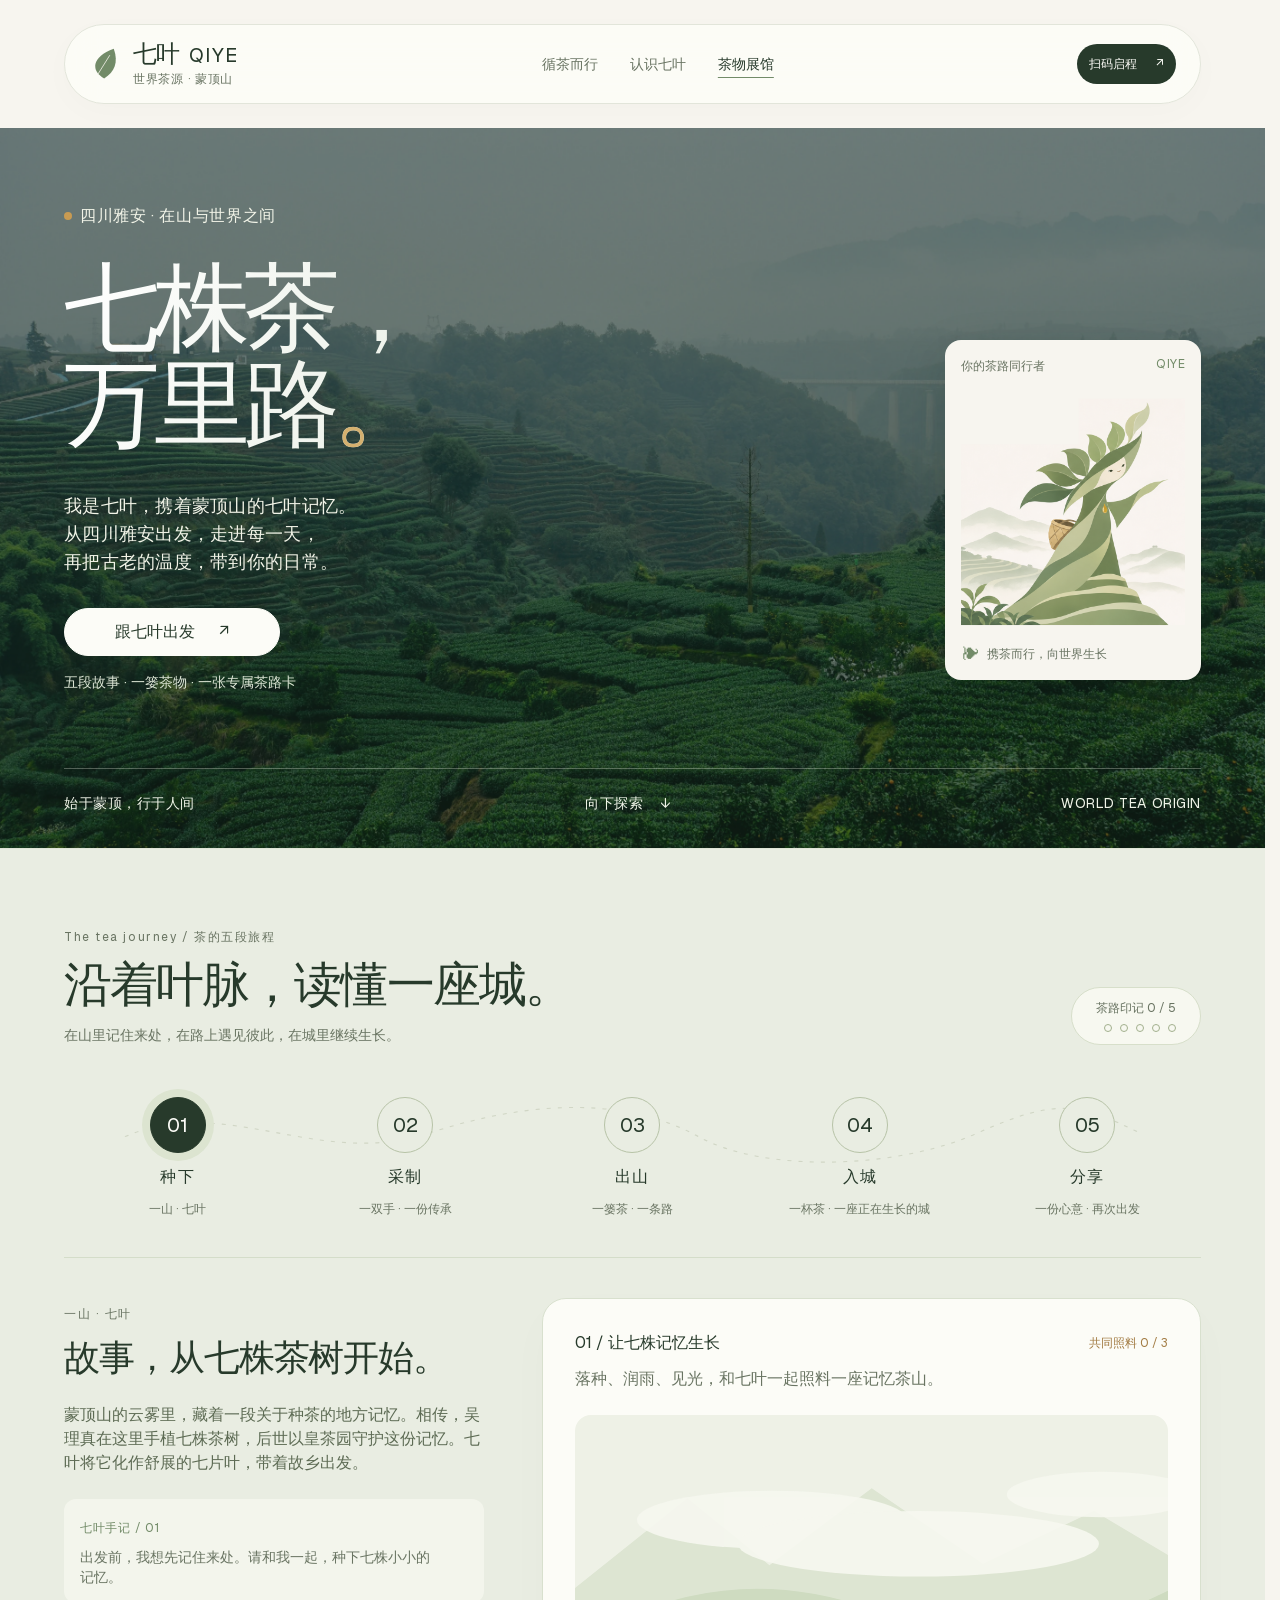
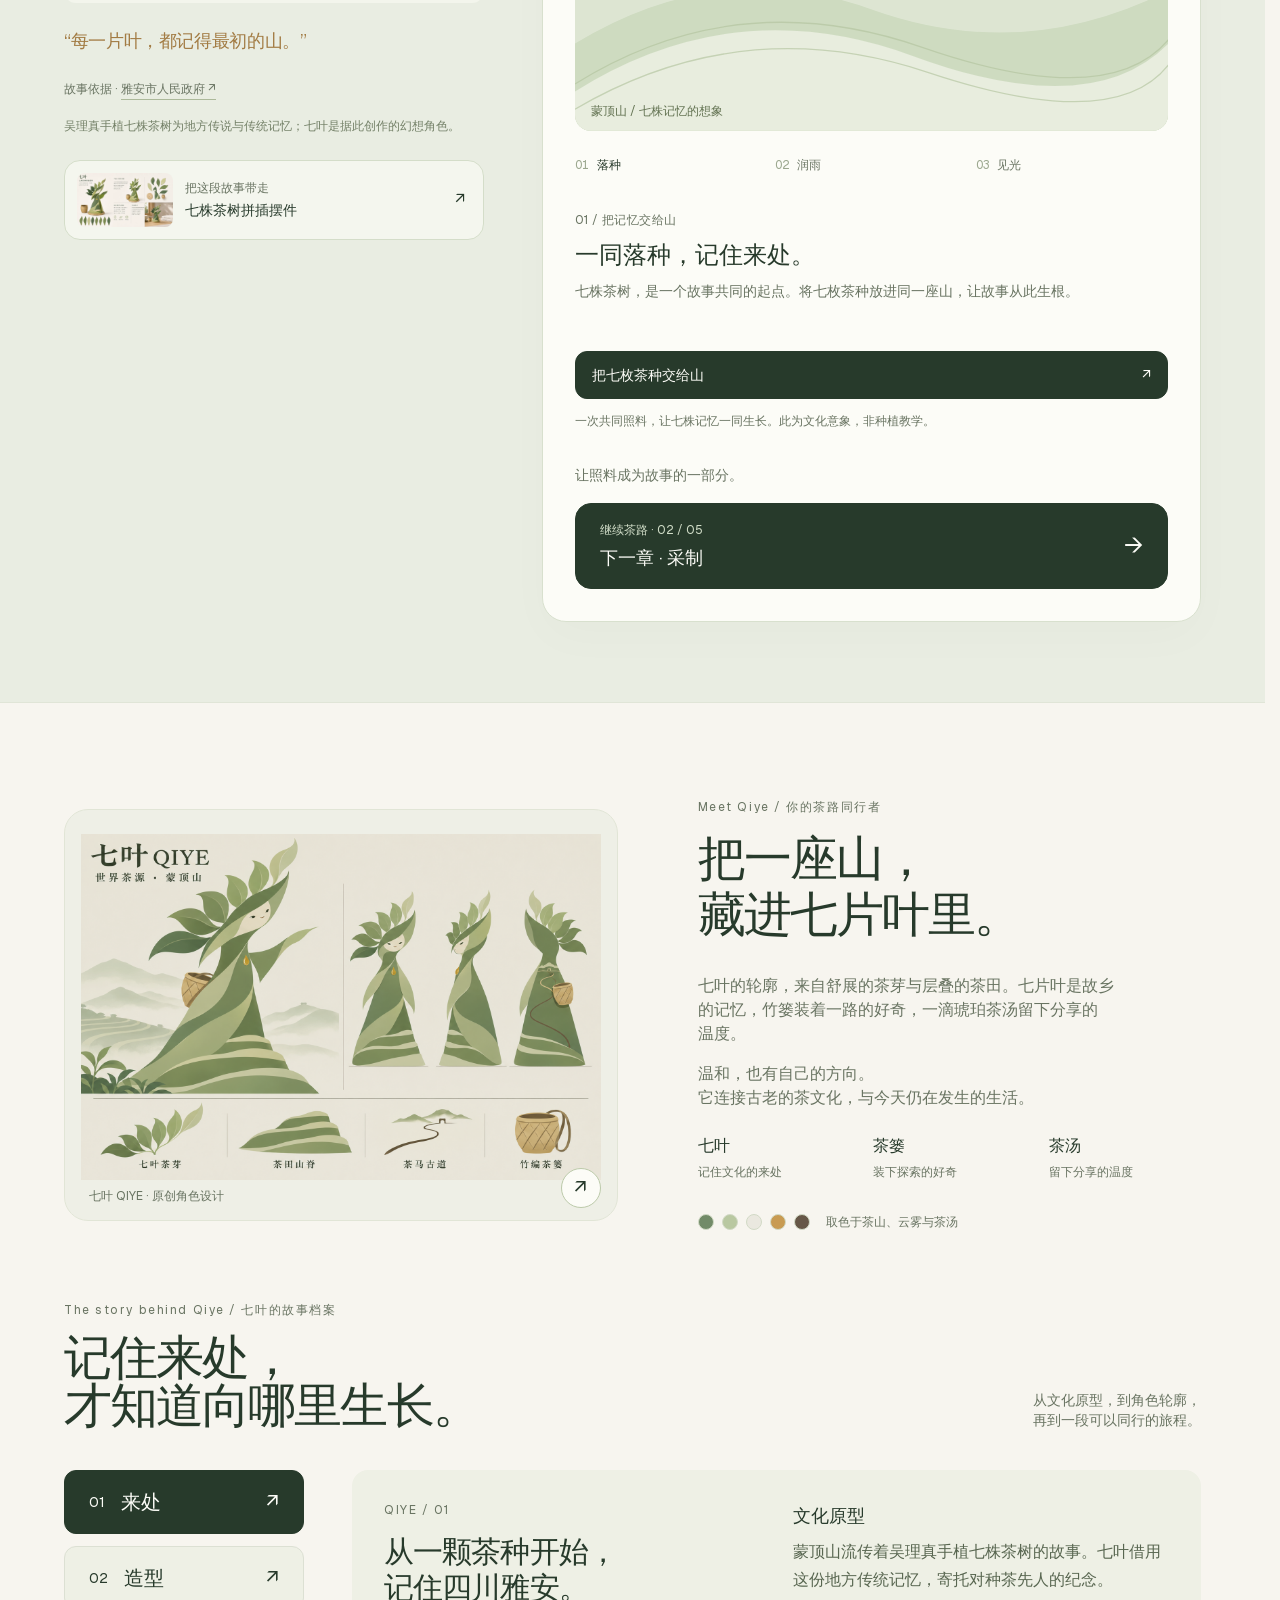
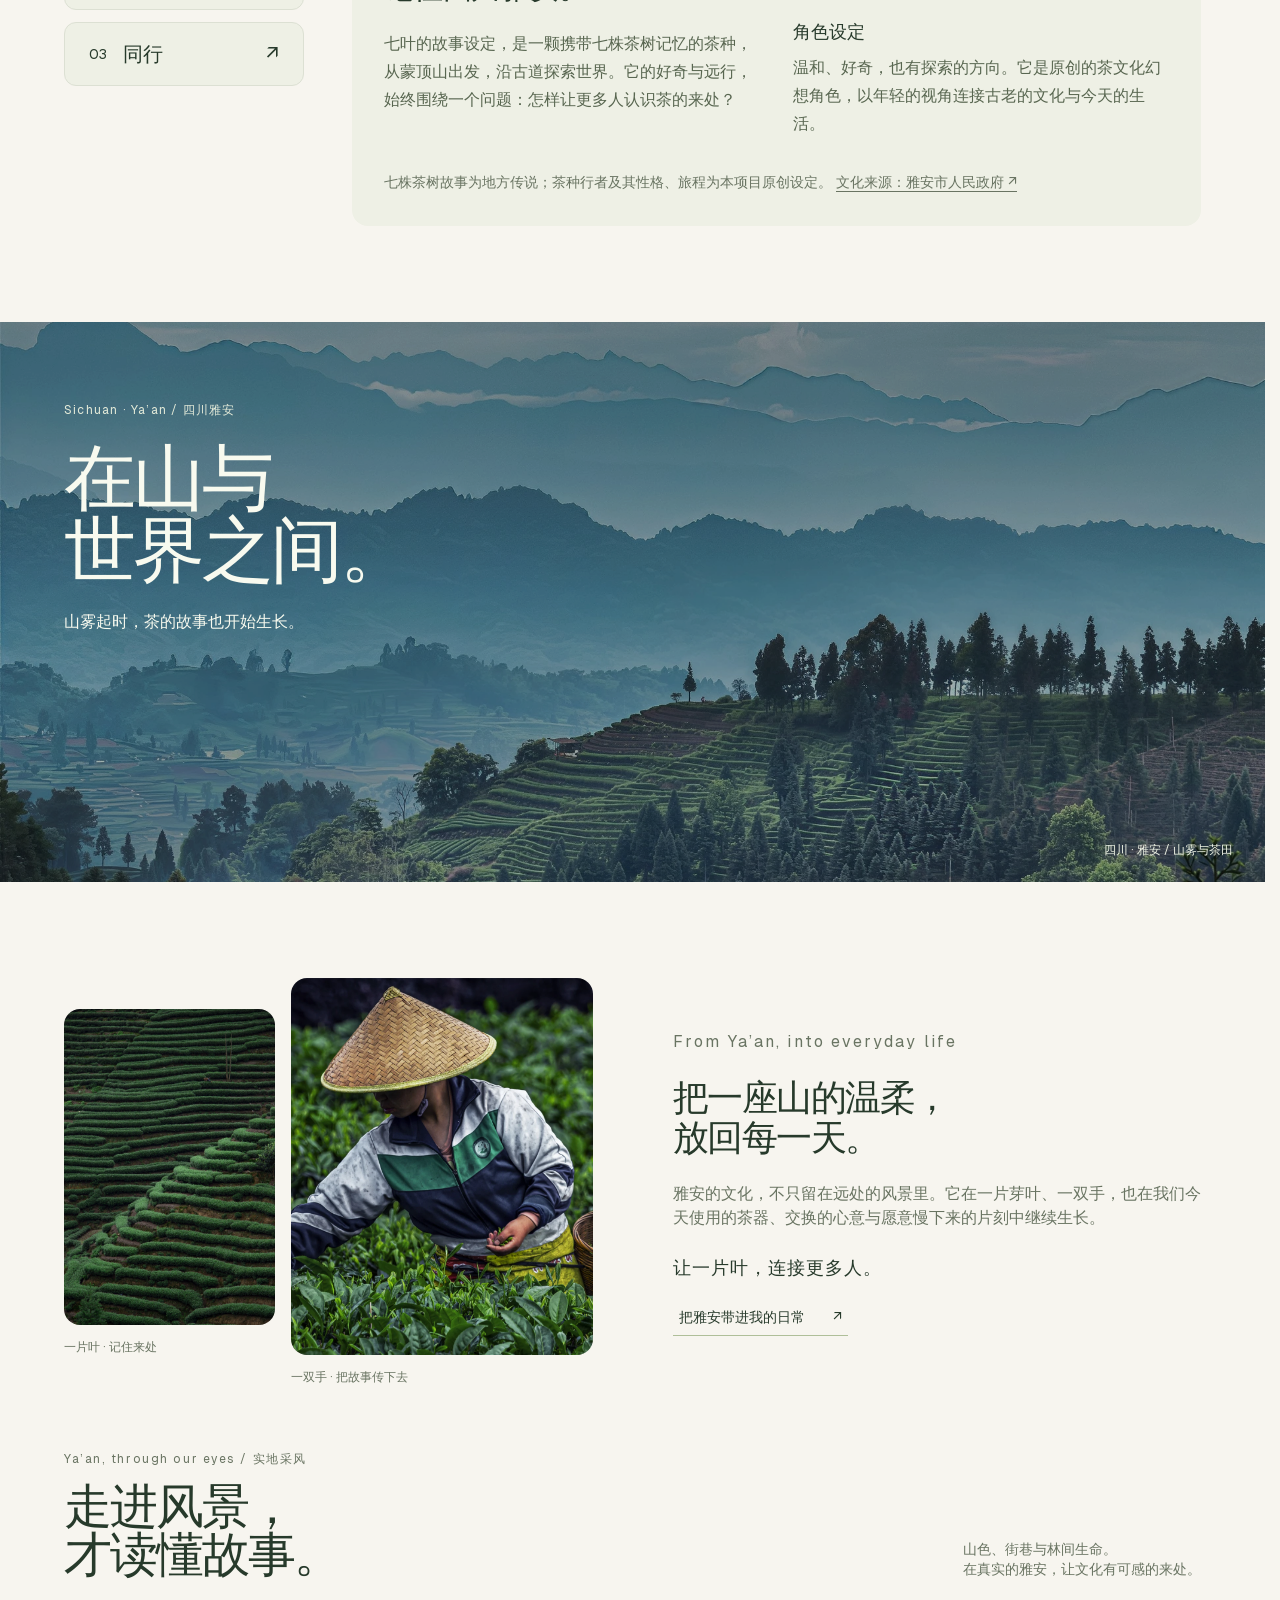
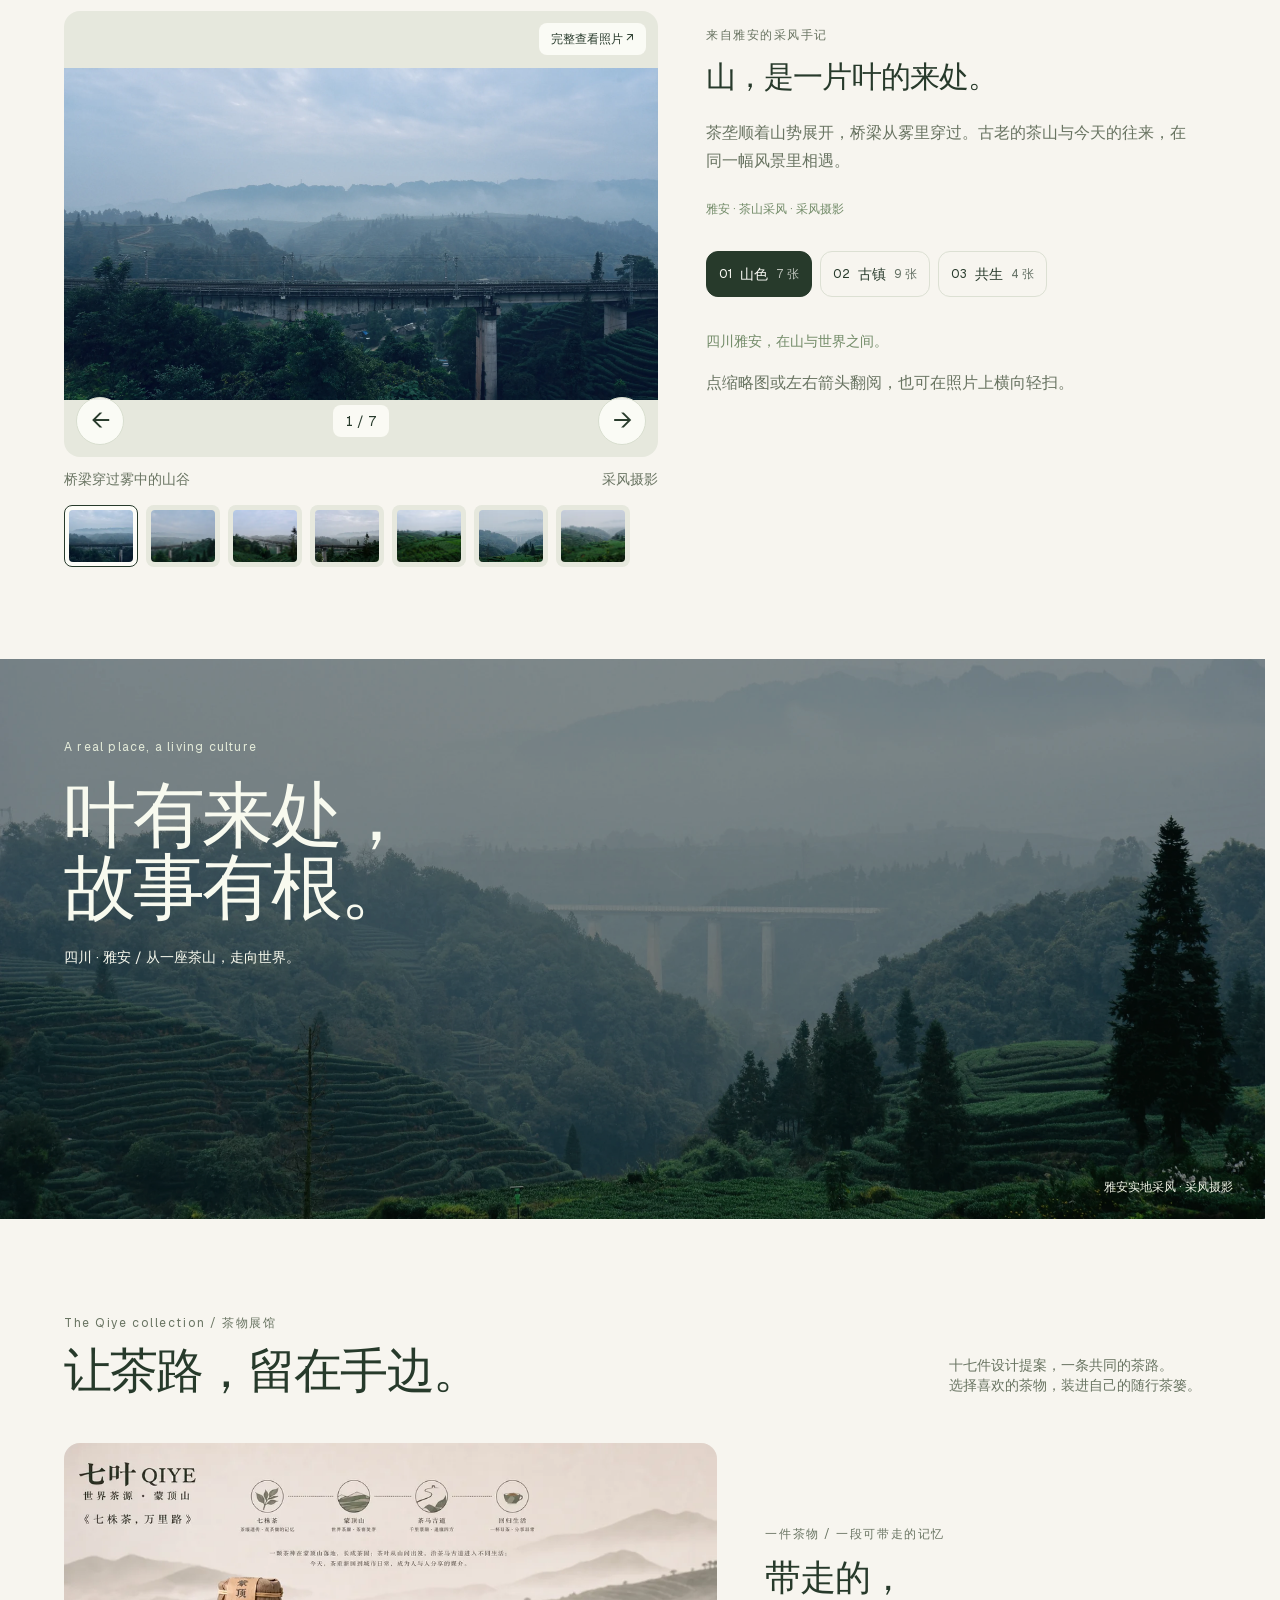
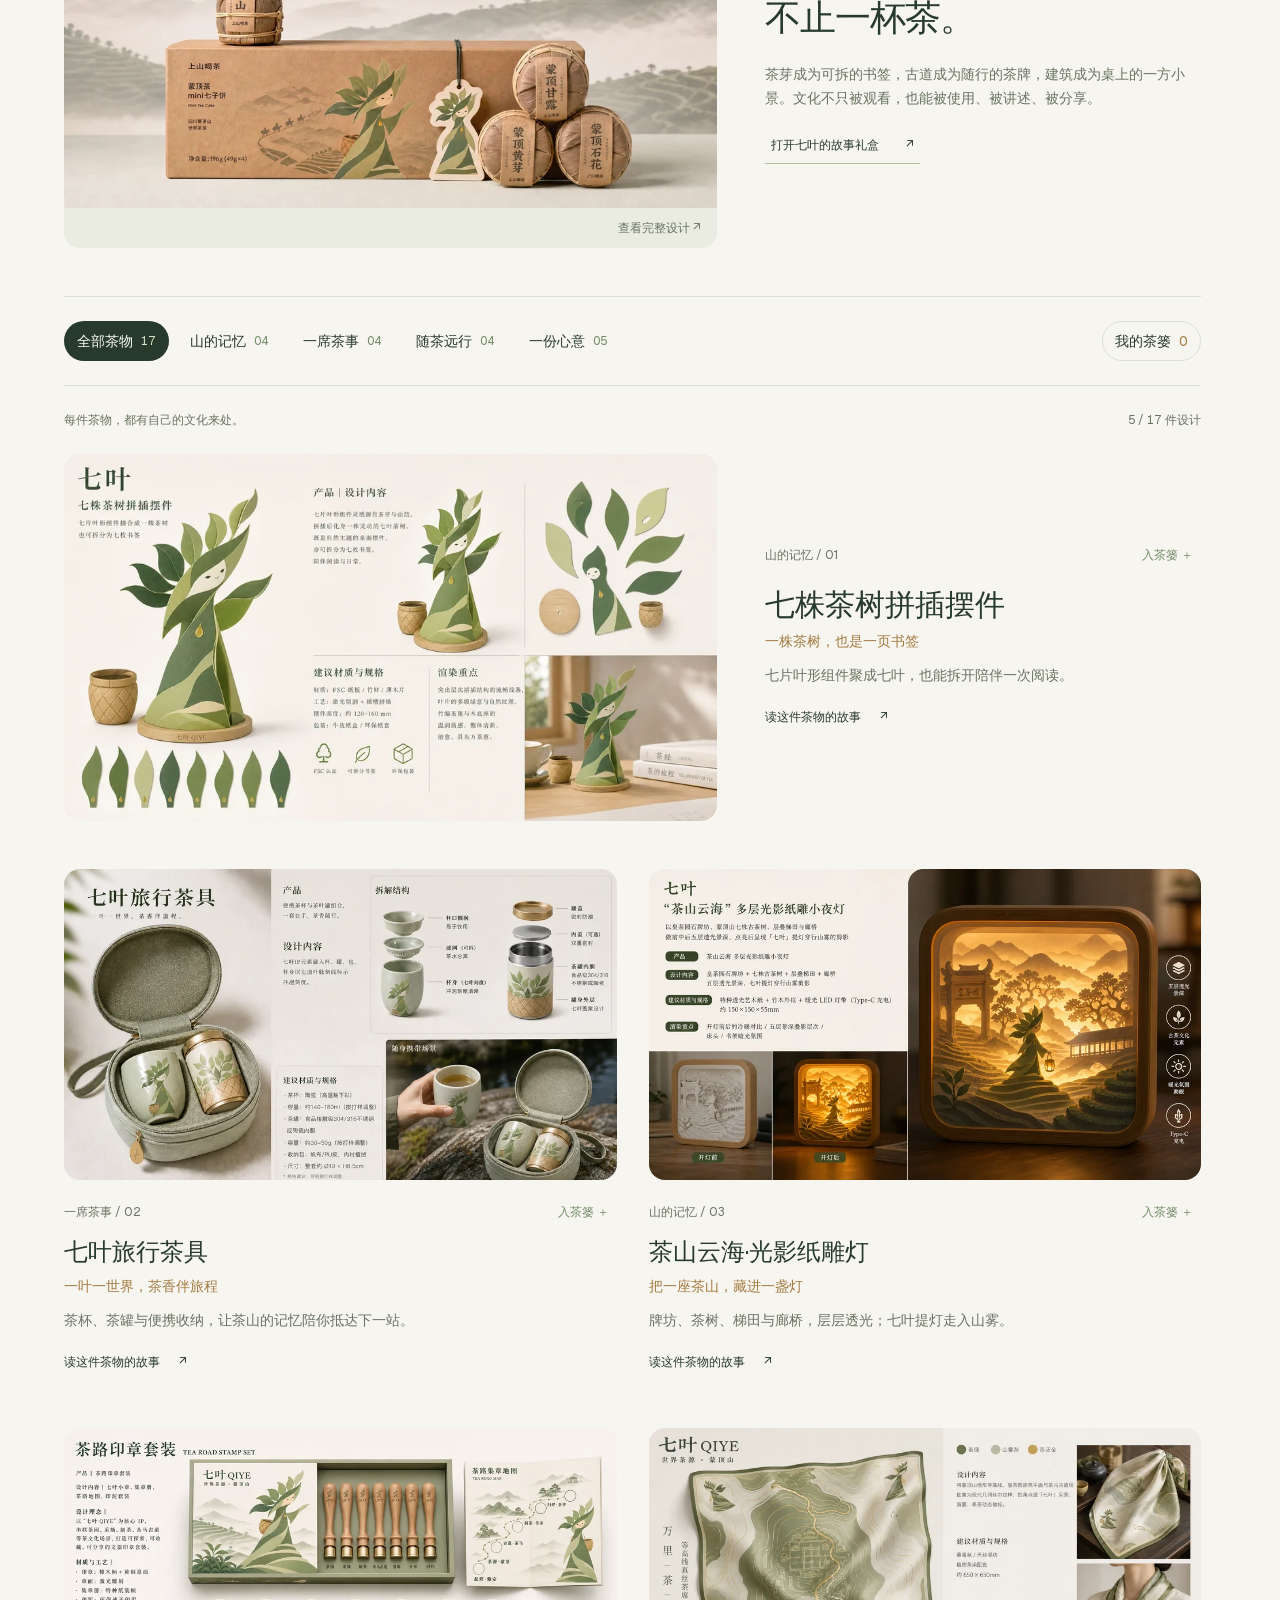
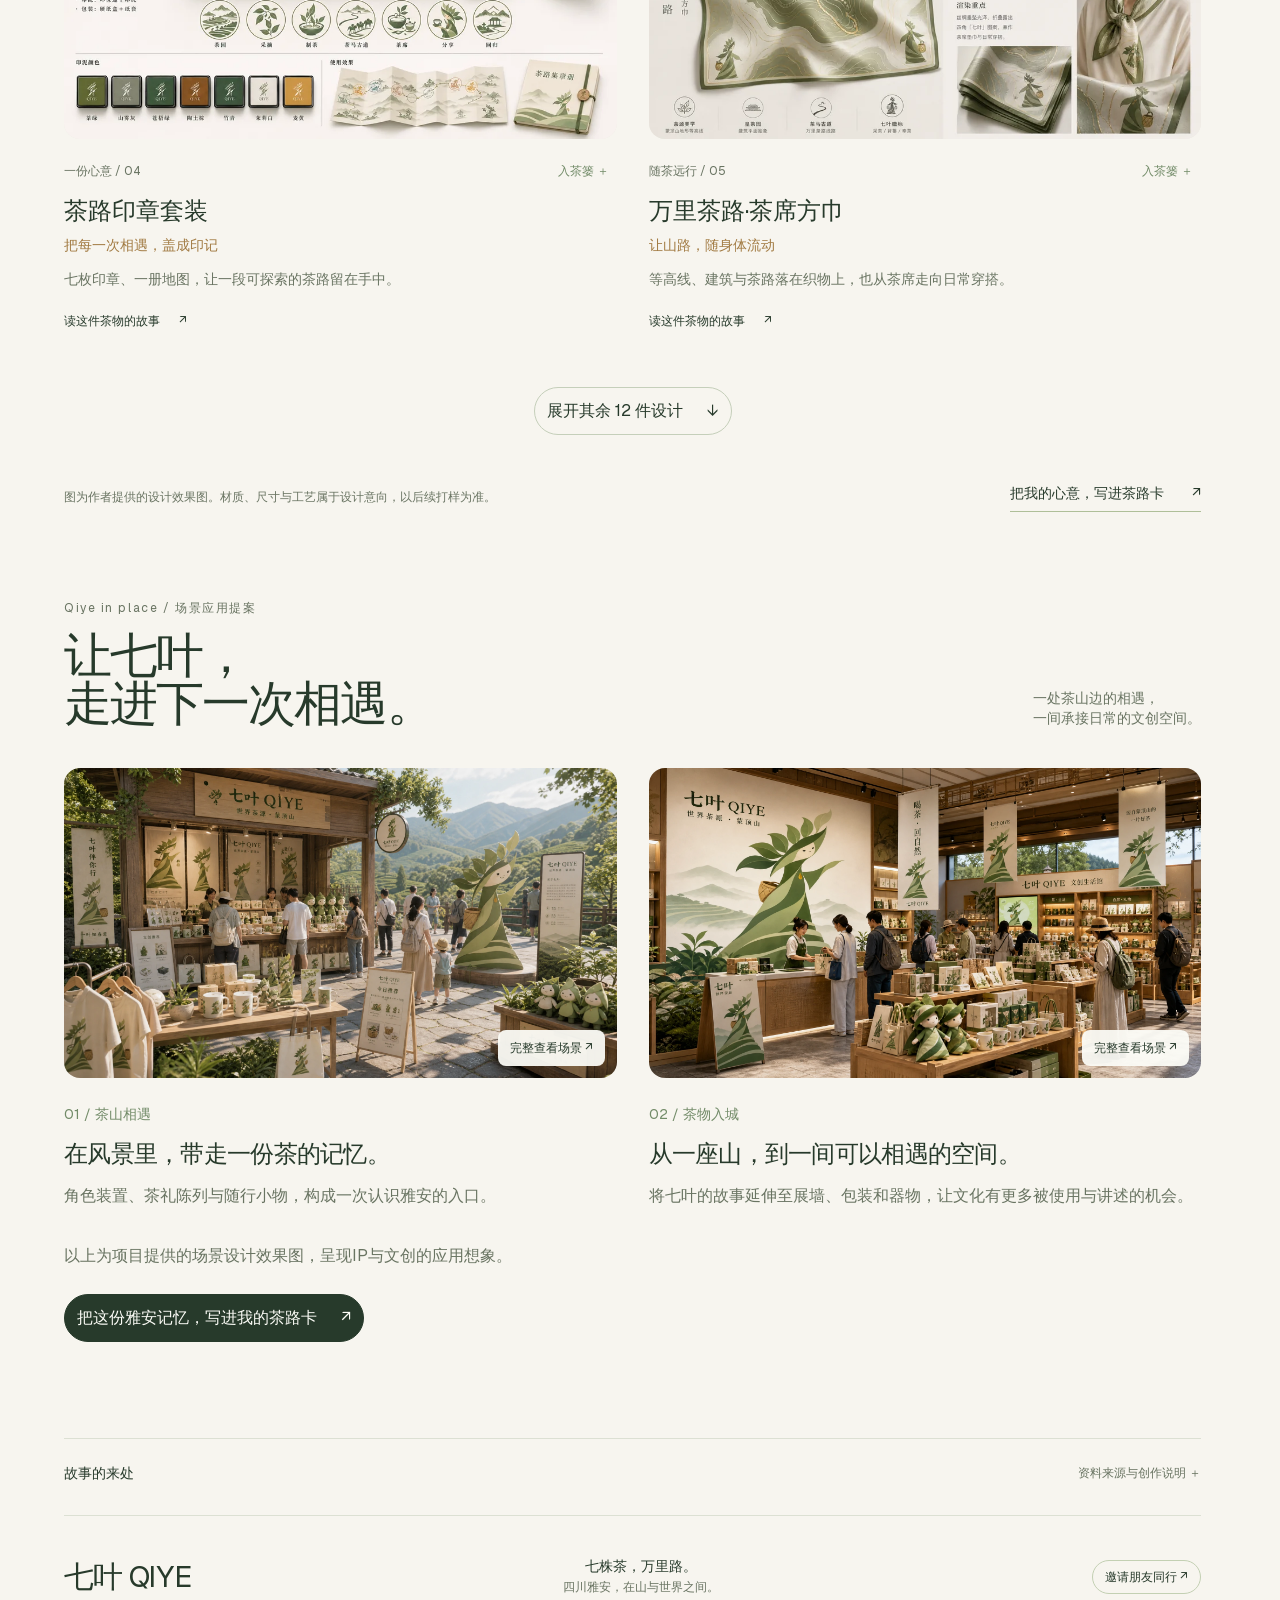
<file: index.html>
<!doctype html>
<html lang="zh-CN">
<head>
  <meta charset="utf-8">
  <meta name="viewport" content="width=device-width,initial-scale=1,viewport-fit=cover">
  <meta name="theme-color" content="#f7f5ef">
  <meta name="description" content="跟随七叶，从蒙顶山的七株记忆走进名山街巷。五段互动茶路、雅安摄影与十七件文创提案，邀你带走自己的茶路故事。">
  <meta property="og:title" content="七叶 QIYE · 七株茶，万里路">
  <meta property="og:description" content="从一座茶山，到一座茶城，再到你的日常。循茶而行，把故事带走。">
  <meta property="og:type" content="website">
  <meta property="og:image" content="assets/qiye-design.png">
  <title>七叶 QIYE · 四川雅安，在山与世界之间</title>
  <link rel="icon" href="assets/favicon.svg" type="image/svg+xml">
  <link rel="preload" href="assets/geist-regular.woff2" as="font" type="font/woff2" crossorigin>
  <link rel="stylesheet" href="styles.css?v=20261115.1">
  <link rel="stylesheet" href="exhibit.css?v=20261115.1">
  <link rel="stylesheet" href="journey-details.css?v=20261115.1">
  <link rel="stylesheet" href="refinement.css?v=20261115.1">
  <script defer src="assets/qrcode.min.js"></script>
  <script defer src="content.js?v=20261115.1"></script>
  <script defer src="gallery.js?v=20261115.1"></script>
  <script defer src="journey-details.js?v=20261115.1"></script>
  <script defer src="tea-atlas.js?v=20261115.1"></script>
  <script defer src="experience-gallery.js?v=20261115.1"></script>
  <script defer src="app.js?v=20261115.1"></script>
</head>
<body id="top">
  <a class="skip" href="#journey">跳到茶路互动</a>
  <header class="site-header wrap">
    <a href="#top" class="brand" aria-label="七叶 QIYE 首页">
      <svg viewBox="0 0 40 42" aria-hidden="true"><path d="M19 39C2 30 3 12 31 2c6 17 1 29-12 37Z" fill="currentColor"/><path d="m11 34 15-24" stroke="#f6f4ed" fill="none"/></svg>
      <span>七叶 <b>QIYE</b><small>世界茶源 · 蒙顶山</small></span>
    </a>
    <nav aria-label="主导航">
      <a href="#journey">循茶而行</a><a href="#meet">认识七叶</a><a href="#collection">茶物展馆</a>
    </nav>
    <div class="header-actions">
      <button class="text-button qr-open">扫码启程 <span>↗</span></button>
      <button class="menu-toggle" id="menu-toggle" aria-label="打开导航菜单" aria-expanded="false" aria-controls="mobile-menu"><span></span><span></span></button>
    </div>
  </header>
  <dialog class="mobile-menu" id="mobile-menu" aria-label="网页导航">
    <div class="mobile-menu-head"><span>七叶 QIYE</span><button class="text-button" data-close aria-label="关闭导航菜单">关闭 ×</button></div>
    <p class="eyebrow">从一座山，走进你的日常</p>
    <nav aria-label="手机导航"><a href="#journey"><small>01</small> 循茶而行 <span>↗</span></a><a href="#meet"><small>02</small> 认识七叶 <span>↗</span></a><a href="#collection"><small>03</small> 茶物展馆 <span>↗</span></a></nav>
    <p class="mobile-menu-end">七株茶，万里路。<br>下一站，与你。</p>
  </dialog>
  <main>
    <section class="hero hero-panorama" aria-labelledby="hero-title">
      <img class="hero-landscape" src="assets/field-2026/hero-panorama.webp" alt="雅安茶山的大幅采风摄影，起伏的茶垄延伸至雾中远山" width="2800" height="1866" fetchpriority="high">
      <div class="hero-shade" aria-hidden="true"></div>
      <div class="hero-panorama-inner wrap">
      <div class="hero-copy">
        <p class="eyebrow"><span></span> 四川雅安 · 在山与世界之间</p>
        <h1 id="hero-title">七株茶，<br>万里路<span class="gold">。</span></h1>
        <p class="hero-intro">我是七叶，携着蒙顶山的七叶记忆。<br>从四川雅安出发，走进每一天，<br>再把古老的温度，带到你的日常。</p>
        <a class="button primary" href="#journey">跟七叶出发 <span>↗</span></a>
        <span class="quiet hero-time">五段故事 · 一篓茶物 · 一张专属茶路卡</span>
      </div>
      <div class="hero-visual">
        <span class="hero-companion-label">你的茶路同行者</span>
        <div class="hero-location">QIYE<br><span>带着来处，走向世界</span></div>
        <svg class="hero-character" viewBox="0 0 760 770" role="img" aria-label="七叶：七片舒展的茶叶、温柔的小脸与层叠茶山轮廓，背着竹编茶篓望向远方"><defs><clipPath id="hero-crop"><path d="M400 0H760V770H0V155H400Z"/></clipPath></defs><image href="assets/qiye-design.png" width="1536" height="1024" clip-path="url(#hero-crop)"/></svg>
        <div class="hero-caption"><span class="tiny-leaf" aria-hidden="true">❧</span> 携茶而行，向世界生长 <span>QIYE / 01</span></div>
      </div>
      </div>
      <div class="hero-bottom wrap"><span>始于蒙顶，行于人间</span><a href="#journey" aria-label="向下探索茶路">向下探索 <span>↓</span></a><span>WORLD TEA ORIGIN</span></div>
    </section>

    <section class="journey-section" id="journey" aria-labelledby="journey-title">
      <div class="wrap">
        <div class="section-heading">
          <div><p class="eyebrow">The tea journey / 茶的五段旅程</p><h2 id="journey-title">沿着叶脉，读懂一座城。</h2><p class="section-intro">在山里记住来处，在路上遇见彼此，在城里继续生长。</p></div>
          <div class="passport"><span id="progress-label">茶路印记 0 / 5</span><div id="stamp-dots" aria-hidden="true"></div></div>
        </div>
        <div class="route-map">
          <svg viewBox="0 0 1120 110" preserveAspectRatio="none" aria-hidden="true"><path d="M60 60C160 0 250 105 360 55S560 10 625 60 820 105 900 55s100-40 160 0" fill="none" stroke="#c9cfbc" stroke-width="1.5" stroke-dasharray="4 7"/></svg>
          <div class="route-stops" role="tablist" aria-label="选择茶路章节" id="chapter-tabs"></div>
        </div>
        <div id="chapter-panel" role="tabpanel" tabindex="-1"></div>
      </div>
    </section>

    <section class="meet-section wrap" id="meet" aria-labelledby="meet-title">
      <div class="meet-image"><img src="assets/qiye-design.png" width="1536" height="1024" alt="七叶设计展板，含角色主视觉、正侧背三视图和文化元素" loading="lazy"><button class="round-button" id="design-open" aria-label="放大查看完整七叶设计图">↗</button><span>七叶 QIYE · 原创角色设计</span></div>
      <div class="meet-copy">
        <p class="eyebrow">Meet Qiye / 你的茶路同行者</p>
        <h2 id="meet-title"><span class="reveal-word">把一座山，</span><br><span class="reveal-word">藏进七片叶里。</span></h2>
        <p>七叶的轮廓，来自舒展的茶芽与层叠的茶田。七片叶是故乡的记忆，竹篓装着一路的好奇，一滴琥珀茶汤留下分享的温度。</p>
        <p>温和，也有自己的方向。<br>它连接古老的茶文化，与今天仍在发生的生活。</p>
        <dl class="character-notes"><div><dt>七叶</dt><dd>记住文化的来处</dd></div><div><dt>茶篓</dt><dd>装下探索的好奇</dd></div><div><dt>茶汤</dt><dd>留下分享的温度</dd></div></dl>
        <div class="design-palette" aria-label="角色配色"><i style="--swatch:#728b68"></i><i style="--swatch:#b9c8a1"></i><i style="--swatch:#eae8df"></i><i style="--swatch:#c89b52"></i><i style="--swatch:#665747"></i><span>取色于茶山、云雾与茶汤</span></div>
      </div>
    </section>

    <section class="ip-archive-section wrap" aria-labelledby="ip-archive-title">
      <div class="section-heading"><div><p class="eyebrow">The story behind Qiye / 七叶的故事档案</p><h2 id="ip-archive-title">记住来处，<br>才知道向哪里生长。</h2></div><p class="section-aside">从文化原型，到角色轮廓，<br>再到一段可以同行的旅程。</p></div>
      <div id="ip-archive"></div>
    </section>

    <section class="landscape-section yaan-landscape" aria-labelledby="yaan-title">
      <img src="assets/yaan/mountain-mist.webp" width="1920" height="1248" alt="用户提供的雅安摄影：层叠茶田、山林与远处云海" loading="lazy">
      <div class="landscape-caption"><p class="eyebrow">Sichuan · Ya’an / 四川雅安</p><h2 id="yaan-title">在山与<br>世界之间。</h2><p>山雾起时，茶的故事也开始生长。</p></div>
      <span class="photo-credit">四川 · 雅安 / 山雾与茶田</span>
    </section>

    <section class="city-bridge wrap" aria-labelledby="city-bridge-title">
      <div class="yaan-photo-pair">
        <figure><img src="assets/yaan/tea-terraces.webp" alt="层层起伏的绿色茶垄" width="1067" height="1600" loading="lazy"><figcaption>一片叶 · 记住来处</figcaption></figure>
        <figure><img src="assets/yaan/tea-picking.webp" alt="戴斗笠的采茶人在茶园中采摘芽叶" width="1920" height="1260" loading="lazy"><figcaption>一双手 · 把故事传下去</figcaption></figure>
      </div>
      <div class="city-bridge-copy"><p class="eyebrow">From Ya’an, into everyday life</p><h2 id="city-bridge-title">把一座山的温柔，<br>放回每一天。</h2><p>雅安的文化，不只留在远处的风景里。它在一片芽叶、一双手，也在我们今天使用的茶器、交换的心意与愿意慢下来的片刻中继续生长。</p><p class="city-bridge-motto">让一片叶，连接更多人。</p><button class="text-link" type="button" data-jump-chapter="3">把雅安带进我的日常 <span>↗</span></button></div>
    </section>

    <section class="field-section wrap" aria-labelledby="field-title">
      <div class="section-heading"><div><p class="eyebrow">Ya’an, through our eyes / 实地采风</p><h2 id="field-title">走进风景，<br>才读懂故事。</h2></div><p class="section-aside">山色、街巷与林间生命。<br>在真实的雅安，让文化有可感的来处。</p></div>
      <div class="field-notebook" id="field-notebook"></div>
    </section>

    <section class="landscape-section origin-landscape" aria-labelledby="origin-title">
      <img src="assets/field/tea-origin.webp" width="2400" height="1399" alt="雅安采风摄影：雾中山峦、层叠茶田和穿行其间的桥梁" loading="lazy">
      <div class="landscape-caption"><p class="eyebrow">A real place, a living culture</p><h2 id="origin-title">叶有来处，<br>故事有根。</h2><p>四川 · 雅安 / 从一座茶山，走向世界。</p></div>
      <span class="photo-credit">雅安实地采风 · 采风摄影</span>
    </section>

    <section class="collection-section wrap" id="collection" aria-labelledby="collection-title">
      <div class="section-heading">
        <div><p class="eyebrow">The Qiye collection / 茶物展馆</p><h2 id="collection-title">让茶路，留在手边。</h2></div>
        <p class="section-aside">十七件设计提案，一条共同的茶路。<br>选择喜欢的茶物，装进自己的随行茶篓。</p>
      </div>
      <article class="collection-prologue">
        <button type="button" class="prologue-image" data-product-open="tea-journey-gift" aria-label="查看七株茶万里路茶礼完整设计"><img src="assets/collection/tea-journey-gift-thumb.webp" srcset="assets/collection/tea-journey-gift-thumb.webp 960w, assets/collection/tea-journey-gift-board.webp 2400w" sizes="(max-width: 680px) 100vw, 65vw" width="2752" height="1536" alt="七株茶万里路主题茶礼与竹篓包装设计" loading="lazy"><span>查看完整设计 ↗</span></button>
        <div class="prologue-copy"><p class="eyebrow">一件茶物 / 一段可带走的记忆</p><h3>带走的，<br>不止一杯茶。</h3><p>茶芽成为可拆的书签，古道成为随行的茶牌，建筑成为桌上的一方小景。文化不只被观看，也能被使用、被讲述、被分享。</p><button class="text-link" data-product-open="qiye-story-gift">打开七叶的故事礼盒 <span>↗</span></button></div>
      </article>
      <div class="gallery-toolbar"><div class="collection-filters" id="collection-filters" role="group" aria-label="按文化主题筛选茶物"></div><button class="basket-filter" id="basket-filter" aria-pressed="false">我的茶篓 <span id="basket-count">0</span></button></div>
      <div class="gallery-status"><p id="gallery-description">每件茶物，都有自己的文化来处。</p><span id="gallery-count" role="status" aria-live="polite"></span></div>
      <div class="exhibit-grid" id="products"></div>
      <div class="gallery-more"><button class="button secondary" id="show-more">展开全部设计 <span>↓</span></button></div>
      <div class="collection-end"><p>图为作者提供的设计效果图。材质、尺寸与工艺属于设计意向，以后续打样为准。</p><a class="text-link" href="#journey" id="go-share">把我的心意，写进茶路卡 <span>↗</span></a></div>
    </section>

    <section class="scenario-section wrap" id="scenarios" aria-labelledby="scenario-title">
      <div class="section-heading"><div><p class="eyebrow">Qiye in place / 场景应用提案</p><h2 id="scenario-title">让七叶，<br>走进下一次相遇。</h2></div><p class="section-aside">一处茶山边的相遇，<br>一间承接日常的文创空间。</p></div>
      <div class="scenario-grid">
        <figure><button type="button" data-scenario="0" aria-label="完整查看茶山景区场景效果图"><img src="assets/scenarios/mountain-tea-shop.webp" alt="七叶IP与茶礼产品在茶山景区商店中的场景设计效果图" width="2048" height="1152" loading="lazy"><span>完整查看场景 ↗</span></button><figcaption><span>01 / 茶山相遇</span><h3>在风景里，带走一份茶的记忆。</h3><p>角色装置、茶礼陈列与随行小物，构成一次认识雅安的入口。</p></figcaption></figure>
        <figure><button type="button" data-scenario="1" aria-label="完整查看文创空间场景效果图"><img src="assets/scenarios/qiye-cultural-store.webp" alt="七叶文创空间的场景设计效果图，展墙、挂旗与茶杯礼盒形成统一品牌表达" width="2048" height="1152" loading="lazy"><span>完整查看场景 ↗</span></button><figcaption><span>02 / 茶物入城</span><h3>从一座山，到一间可以相遇的空间。</h3><p>将七叶的故事延伸至展墙、包装和器物，让文化有更多被使用与讲述的机会。</p></figcaption></figure>
      </div><p class="scenario-note">以上为项目提供的场景设计效果图，呈现IP与文创的应用想象。</p>
      <a class="button primary" href="#journey" data-jump-chapter="4">把这份雅安记忆，写进我的茶路卡 <span>↗</span></a>
    </section>

    <section class="sources-section wrap" id="about-project">
      <details><summary><span>故事的来处</span><span>资料来源与创作说明 ＋</span></summary><div id="sources-list"></div><p class="source-note">文化叙述依据公开资料整理；七叶角色、文创与互动为原创设计转译。“入城”以生活片刻承接地方文化，不标注具体游览点位；古道图形为文化联系示意，不作导航。文创展示均为设计效果图，未据此宣称完成生产或性能验证。“雅安采风手记”及“叶有来处，故事有根”大图使用作者提供的实地采风摄影；其余雅安氛围摄影为用户提供的网络参考素材，原作者及具体出处待补充。制茶工序组图引自中国非遗网，原页未逐图注明摄影者；公开展示前须核对参赛与传播使用授权。图片权利归原权利人。</p><p class="source-note">本原型无需登录，不收集付款或订单信息；昵称、留言、心境、茶篓和旅程进度仅保留在当前浏览器。生成图片前请自行确认愿意分享的内容。可随时清除本机记录。</p><button class="text-button" id="reset-progress">清除本机旅程与茶篓记录</button></details>
    </section>
  </main>
  <footer class="wrap"><a class="footer-logo" href="#top">七叶 QIYE</a><p>七株茶，万里路。<br><span>四川雅安，在山与世界之间。</span></p><button class="text-button qr-open">邀请朋友同行 ↗</button></footer>

  <dialog id="product-dialog" class="product-dialog" aria-labelledby="product-dialog-title">
    <header class="product-dialog-head"><span class="eyebrow">Qiye collection / 设计档案</span><button class="dialog-close" data-close aria-label="关闭文创设计">×</button></header>
    <div class="product-viewer" id="product-viewer"><img id="product-image" alt=""></div>
    <div class="product-viewer-tools"><button class="text-button" id="product-zoom" aria-pressed="false">放大细节 ＋</button><a class="text-link" id="product-original" href="assets/collection/tea-road-stamps-board.webp" target="_blank" rel="noopener">单独查看展板 ↗</a><span id="product-position"></span></div>
    <div class="product-detail"><div><p class="eyebrow" id="product-category"></p><h2 id="product-dialog-title"></h2><p class="detail-tag" id="product-tag"></p><p id="product-culture"></p></div><dl><div><dt>建议材质与结构</dt><dd id="product-material"></dd></div><div><dt>设计规格</dt><dd id="product-size"></dd></div><div><dt>展示状态</dt><dd>设计效果图 · 待打样验证</dd></div></dl></div>
    <div class="product-dialog-bottom"><div class="viewer-nav"><button class="viewer-arrow" id="product-prev" aria-label="上一件文创">←</button><button class="viewer-arrow" id="product-next" aria-label="下一件文创">→</button></div><button class="button primary" id="product-save">放进我的茶篓 ＋</button><button class="text-link" id="product-story">循着故事回去 <span>↗</span></button></div>
    <p class="detail-disclaimer">展板中的结构、尺寸与工艺为设计建议。文化事实与文创转译有所区分，实际制作以打样校核为准。</p>
  </dialog>
  <dialog id="qr-dialog" aria-labelledby="qr-title"><button class="dialog-close" data-close aria-label="关闭二维码">×</button><p class="eyebrow">Let the journey begin</p><h2 id="qr-title">把茶路，带到手机上。</h2><div id="site-qr" class="qr-code"></div><p>扫码，走进四川雅安的茶文化故事。</p><div class="dialog-actions"><button class="button primary" id="download-qr">保存二维码</button><button class="button secondary" id="copy-link">复制链接</button></div><p class="quiet">固定前往 GitHub 公开入口 · 无需登录</p></dialog>
  <dialog id="design-dialog" class="design-dialog" aria-label="完整七叶设计展板"><button class="dialog-close" data-close aria-label="关闭设计图">×</button><img src="assets/qiye-design.png" alt="七叶完整设计展板"></dialog>
  <dialog id="card-dialog" aria-labelledby="card-title"><button class="dialog-close" data-close aria-label="关闭茶路卡">×</button><h2 id="card-title">你的今日茶路卡</h2><img id="card-preview" alt="生成的七叶专属茶路卡"><div class="dialog-actions"><button class="button primary" id="save-card">保存图片 ↓</button><button class="button secondary" id="native-share">分享心意 ↗</button></div><p class="quiet" id="save-tip">若浏览器打开了图片，可长按图片保存。</p></dialog>
  <dialog id="photo-dialog" class="photo-dialog" aria-labelledby="photo-view-title"><div class="photo-dialog-head"><h2 id="photo-view-title">雅安影像</h2><button class="dialog-close" data-close aria-label="关闭影像">×</button></div><img id="photo-view-image" alt=""><div class="photo-dialog-bottom"><button type="button" id="photo-view-prev" aria-label="查看上一张影像">←</button><p id="photo-view-caption" aria-live="polite"></p><button type="button" id="photo-view-next" aria-label="查看下一张影像">→</button></div></dialog>
  <div class="toast" role="status" id="toast"></div>
  <noscript><p class="noscript">请启用 JavaScript 以体验互动。也可直接查阅 <a href="https://www.ihchina.cn/project_details/23781.html">蒙山茶传统制作技艺资料</a>。</p></noscript>
</body>
</html>
</file>
<file: styles.css>
/* QIYE — botanical editorial design system.
   内容、章节和业务交互由原文件维护；此文件只负责视觉与动画。 */
@font-face {
  font-family: "Geist";
  src: url("assets/geist-regular.woff2") format("woff2");
  font-weight: 400;
  font-style: normal;
  font-display: swap;
}
:root {
  --paper: #f7f5ef;
  --surface: #fcfcf7;
  --ink: #273a2b;
  --green: #728b68;
  --light: #b9c8a1;
  --gold: #a27b43;
  --line: #dce0d3;
  --muted: #697462;
  --serif: "Geist", "PingFang SC", "Microsoft YaHei", sans-serif;
  --sans: "Geist", "PingFang SC", "Microsoft YaHei", sans-serif;
  --space-25: 2px;
  --space-50: 4px;
  --space-75: 8px;
  --space-100: 12px;
  --space-200: 16px;
  --space-300: 24px;
  --space-400: 32px;
  --space-500: 40px;
  --space-600: 48px;
  --space-700: 64px;
  --space-800: 80px;
  --space-900: 96px;
  --heading-1: 96px;
  --heading-2: 48px;
  --heading-3: 36px;
  --body-3: 16px;
  --caption-5: 12px;
  --radius-card: 24px;
  --radius-inner: 16px;
  --motion: cubic-bezier(.22, 1, .36, 1);
}
* { box-sizing: border-box; }
html { scroll-behavior: smooth; scroll-padding-top: 112px; }
body { margin: 0; background: var(--paper); color: var(--ink); font-family: var(--sans); font-size: var(--body-3); line-height: 1.5; -webkit-font-smoothing: antialiased; }
button, input, textarea, select { font: inherit; }
button, a, input, textarea { -webkit-tap-highlight-color: transparent; }
button, a { touch-action: manipulation; }
button { color: inherit; cursor: pointer; }
a { color: inherit; text-decoration: none; }
button:disabled { cursor: default; opacity: .65; }
button:focus-visible, a:focus-visible, input:focus-visible, textarea:focus-visible { outline: 2px solid var(--gold); outline-offset: 4px; }
button:active, .button:active { transform: scale(.98); }
img { max-width: 100%; height: auto; display: block; }
svg { display: block; }
h1, h2, h3, p { margin: 0; }
h1, h2, h3 { font-family: var(--sans); font-weight: 500; text-wrap: balance; }
p { text-wrap: pretty; }
.wrap { width: min(1280px, calc(100% - 128px)); margin-inline: auto; }
/* Named type styles: Heading 1 / Heading 2 / Heading 3 / Body 3 / Caption 5. */
h1, .heading-1 { font-size: var(--heading-1); line-height: 1; letter-spacing: -.065em; }
h2, .heading-2 { font-size: var(--heading-2); line-height: 1; letter-spacing: -.04em; }
h3, .heading-3 { font-size: var(--heading-3); line-height: 1.12; letter-spacing: -.03em; }
.body-3 { font-size: 16px; line-height: 24px; font-weight: 400; }
.caption-5, .quiet { font-size: 12px; line-height: 16px; font-weight: 400; color: var(--muted); }
.eyebrow { font-size: 12px; line-height: 16px; font-weight: 400; letter-spacing: .13em; color: var(--muted); }
/* Floating navigation; existing destinations remain unchanged. */
.site-header {
  position: sticky; top: 24px; z-index: 20;
  display: flex; align-items: center; justify-content: space-between; gap: 24px;
  min-height: 80px; padding: 16px 24px; margin-top: 24px;
  border: 1px solid #e2e5da; border-radius: 9999px;
  background: rgba(252, 252, 247, .94); backdrop-filter: blur(16px);
  box-shadow: 0 8px 32px #273a2b05;
}
.brand { display: flex; align-items: center; gap: 12px; flex-shrink: 0; }
.brand svg { width: 32px; height: 40px; color: var(--green); }
.brand span { font-size: 24px; line-height: 1.1; font-weight: 500; letter-spacing: -.03em; }
.brand b { font-size: 20px; font-weight: 400; letter-spacing: .06em; margin-left: 4px; }
.brand small { display: block; font-size: 12px; line-height: 16px; letter-spacing: .06em; font-weight: 400; margin-top: 4px; color: var(--muted); }
.site-header nav { display: flex; gap: 32px; align-items: center; font-size: 14px; line-height: 20px; }
.site-header nav a { color: var(--muted); padding-block: 8px; transition: color 300ms var(--motion); }
.site-header nav a:hover { color: var(--ink); }
.text-button { border: 0; background: transparent; padding: 8px 12px; font-size: 12px; line-height: 16px; transition: color 300ms var(--motion), background 300ms var(--motion), transform 500ms var(--motion); }
.site-header > .text-button { background: var(--ink); color: var(--surface); border-radius: 9999px; min-height: 40px; white-space: nowrap; }
.text-button span { margin-left: 16px; }
/* Hero: original approved art, generous negative space, strong typography. */
.hero { display: grid; grid-template-columns: 48% 52%; padding-top: 80px; align-items: center; }
.hero-copy { position: relative; z-index: 1; }
.hero-copy .eyebrow { display: flex; gap: 8px; align-items: center; font-size: 12px; letter-spacing: .08em; }
.hero-copy .eyebrow span { width: 8px; height: 8px; background: var(--green); border-radius: 50%; }
h1 { max-width: 680px; margin: 32px 0; padding-bottom: 8px; background-image: linear-gradient(110deg, #202d22, #5c6a56); -webkit-background-clip: text; background-clip: text; color: transparent; }
.gold { color: var(--gold); -webkit-text-fill-color: var(--gold); }
.hero-intro { max-width: 680px; color: var(--muted); font-size: 16px; line-height: 24px; letter-spacing: .015em; }
.button { display: inline-flex; justify-content: center; align-items: center; gap: 24px; min-height: 48px; padding: 8px 12px; border: 1px solid var(--ink); border-radius: 9999px; font-size: 16px; line-height: 24px; font-weight: 500; transition: background 300ms var(--motion), color 300ms var(--motion), transform 500ms var(--motion), box-shadow 500ms var(--motion); }
.primary { color: var(--surface); background: var(--ink); }
.primary:hover { background: #42583e; box-shadow: 0 8px 24px #273a2b12; transform: translateY(-2px); }
.secondary { background: transparent; color: var(--ink); border-color: #c5cfba; }
.secondary:hover { background: #edf0e5; transform: translateY(-2px); }
.hero-copy .button { margin-top: 32px; min-width: 200px; }
.hero-time { display: block; margin-top: 16px; font-size: 12px; line-height: 16px; }
.hero-visual { position: relative; align-self: stretch; min-height: 560px; padding-top: 16px; }
.hero-character { position: relative; width: 100%; height: 544px; isolation: isolate; }
.hero-orbit { display: none; }
.hero-location { position: absolute; right: 0; top: 0; font-size: 12px; line-height: 16px; letter-spacing: .1em; color: var(--green); text-align: right; z-index: 1; }
.hero-location span { font-size: 12px; line-height: 16px; letter-spacing: .04em; }
.hero-caption { display: flex; align-items: center; gap: 12px; font-size: 12px; line-height: 16px; color: var(--muted); margin: 8px 0 0 24px; }
.hero-caption > span:last-child { margin-left: auto; font-size: 12px; letter-spacing: .1em; }
.tiny-leaf { font-size: 24px; color: var(--green); }
.hero-bottom { grid-column: 1 / -1; border-top: 1px solid var(--line); display: flex; align-items: center; justify-content: space-between; gap: 16px; margin-top: 64px; padding: 24px 0 32px; color: var(--muted); font-size: 12px; line-height: 16px; letter-spacing: .1em; }
.hero-bottom a span { margin-left: 12px; }
/* Five chapters and passport. */
.journey-section { padding: 80px 0; background: #e9ede2; border-block: 1px solid #e0e5d7; }
.section-heading { display: flex; justify-content: space-between; align-items: end; gap: 32px; }
.section-heading h2 { margin-top: 16px; }
.passport { text-align: right; font-size: 12px; line-height: 16px; color: var(--muted); background: #f7f8f0; border: 1px solid #d7dfca; border-radius: 9999px; padding: 12px 24px; white-space: nowrap; }
#stamp-dots { display: flex; justify-content: flex-end; gap: 8px; margin-top: 8px; }
#stamp-dots i { width: 8px; height: 8px; border: 1px solid #a2b08d; border-radius: 50%; }
#stamp-dots i.done { background: var(--green); }
.route-map { position: relative; margin: 40px 0; }
.route-map > svg { position: absolute; top: 8px; left: 0; width: 100%; height: 80px; pointer-events: none; opacity: .75; }
.route-stops { display: grid; grid-template-columns: repeat(5, 1fr); position: relative; }
.stop { border: 0; background: transparent; display: flex; flex-direction: column; align-items: center; gap: 12px; padding: 12px 0 0; min-width: 0; }
.stop-orb { width: 56px; height: 56px; display: grid; place-items: center; border: 1px solid #b7c3a7; border-radius: 50%; background: #e9ede2; font-size: 20px; line-height: 28px; transition: background 300ms var(--motion), color 300ms var(--motion), transform 500ms var(--motion), box-shadow 500ms var(--motion); }
.stop:hover .stop-orb { transform: translateY(-4px); background: #f4f6ed; }
.stop[aria-selected=true] .stop-orb { background: var(--ink); color: var(--surface); border-color: var(--ink); box-shadow: 0 0 0 8px #dce4d0; }
.stop-name { font-size: 16px; line-height: 24px; font-weight: 500; letter-spacing: .08em; }
.stop.done .stop-name:after { content: ' · ✓'; color: var(--green); letter-spacing: 0; }
.stop small { font-size: 12px; line-height: 16px; color: var(--muted); }
.chapter { display: grid; grid-template-columns: 42% 58%; gap: 0; min-height: 480px; padding-top: 40px; border-top: 1px solid #d4ddc9; }
.chapter-copy { padding: 8px 48px 0 0; }
.chapter-copy h3 { max-width: 420px; margin: 16px 0 24px; }
.chapter-copy .body-copy { font-size: 16px; line-height: 24px; color: #5d6b54; max-width: 420px; }
.chapter-quote { color: var(--gold); font-size: 18px; line-height: 28px; margin-top: 24px; letter-spacing: -.02em; }
.chapter-source { font-size: 12px; line-height: 20px; color: var(--muted); margin-top: 24px; }
.chapter-source a { border-bottom: 1px solid #acb99a; display: inline-block; margin-right: 8px; }
.chapter-note { font-size: 12px; line-height: 20px; color: #748168; margin-top: 16px; max-width: 420px; }
.interaction { position: relative; overflow: hidden; min-height: 480px; padding: 32px; border: 1px solid #d8e0ce; border-radius: var(--radius-card); background: var(--surface); box-shadow: 0 16px 48px #34452e05; }
.interaction-head { display: flex; justify-content: space-between; align-items: center; gap: 16px; font-size: 14px; line-height: 20px; }
.interaction-head > span:last-child { color: var(--gold); font-size: 12px; line-height: 16px; white-space: nowrap; }
.task { font-size: 12px; line-height: 20px; color: var(--muted); margin: 12px 0 16px; }
.activity-bottom { display: flex; justify-content: space-between; align-items: center; gap: 12px; font-size: 12px; line-height: 20px; color: var(--muted); margin-top: 24px; }
.next-chapter { border: 0; background: none; padding: 8px 0; color: var(--ink); font-size: 12px; line-height: 16px; flex-shrink: 0; }
.next-chapter:hover { color: var(--green); }
/* Chapter 01. */
.garden { height: 256px; position: relative; background: #edf1e4; border-radius: 120px 120px 16px 16px; display: flex; flex-wrap: wrap; align-content: center; justify-content: center; gap: 12px 24px; padding: 24px 32px; }
.garden:before { content: ''; position: absolute; inset: 65% -24px 0; border-top: 1px solid #c9d5b8; border-radius: 50%; transform: rotate(-6deg); }
.seed { position: relative; z-index: 1; border: 0; background: transparent; width: 64px; height: 72px; display: grid; place-items: center; border-radius: 16px; transition: transform 500ms var(--motion), background 300ms var(--motion); }
.seed:hover { transform: translateY(-4px); background: #ffffff60; }
.seed-sprout { position: relative; display: block; width: 40px; height: 40px; border: 1px solid #a9bc91; border-radius: 50%; color: #7c9564; font-size: 12px; line-height: 40px; background: #f8faf0; }
.seed.planted .seed-sprout { border: none; background: transparent; color: transparent; }
.seed.planted .seed-sprout:before, .seed.planted .seed-sprout:after { content: ''; position: absolute; width: 28px; height: 16px; background: #849f69; top: 8px; left: -4px; border-radius: 2px 100% 0 100%; transform: rotate(5deg); animation: sprout 500ms var(--motion); }
.seed.planted .seed-sprout:after { left: 16px; top: 0; transform: rotate(-73deg); background: #b0c18d; }
@keyframes sprout { from { transform: scale(.2); } }
/* Chapter 02: same gestures, compositor-friendly kneading animation. */
.craft-stage { height: 192px; position: relative; display: grid; place-items: center; }
.tea-bowl { width: 210px; height: 104px; background: #e6decd; border-radius: 50%; border: 9px solid #e1d6bd; box-shadow: inset 0 -14px 0 #d5c5a5; position: relative; transform: perspective(500px) rotateX(18deg); }
.tea-bowl i { --gather-x: calc(32.64px - var(--i)*9.6px); --gather-y: calc(12.04px - var(--y)*7.74px); position: absolute; left: calc(22% + var(--i)*7%); top: calc(20% + var(--y)*12%); width: 38px; height: 12px; background: #728b68; border-radius: 0 100% 0 100%; transform: rotate(calc(var(--i)*30deg)); transition: transform 500ms var(--motion); }
.tea-bowl.motion-lift { animation: lift 800ms var(--motion); }
.tea-bowl.motion-roll i { animation: qiye-tea-knead 3.2s var(--motion) both; transition: none; }
.tea-bowl.motion-release i { animation: release 900ms var(--motion); }
@keyframes lift { 50% { transform: translateY(-16px) rotate(-7deg); } }
@keyframes release { 50% { transform: translateY(-34px) rotate(55deg); } }
@keyframes qiye-tea-knead {
  0% { transform: rotate(calc(var(--i)*30deg)) scale(1); }
  18% { transform: translate(var(--gather-x), var(--gather-y)) rotate(calc(var(--i)*30deg + 45deg)) scale(.9,.8); }
  32% { transform: translate(calc(var(--gather-x) + 20px), calc(var(--gather-y) - 7px)) rotate(calc(var(--i)*30deg + 160deg)) scale(.78,.55); }
  46% { transform: translate(calc(var(--gather-x) - 18px), calc(var(--gather-y) + 8px)) rotate(calc(var(--i)*30deg + 300deg)) scale(.95,.82); }
  60% { transform: translate(calc(var(--gather-x) + 17px), calc(var(--gather-y) - 6px)) rotate(calc(var(--i)*30deg + 440deg)) scale(.76,.52); }
  74% { transform: translate(calc(var(--gather-x) - 14px), calc(var(--gather-y) + 7px)) rotate(calc(var(--i)*30deg + 580deg)) scale(.93,.8); }
  86% { transform: translate(var(--gather-x), var(--gather-y)) rotate(calc(var(--i)*30deg + 670deg)) scale(.85,.65); }
  100% { transform: rotate(calc(var(--i)*30deg + 720deg)) scale(.85,.72); }
}
.craft-controls { display: grid; grid-template-columns: repeat(3, 1fr); gap: 8px; }
.craft-button { min-height: 48px; border: 1px solid var(--line); border-radius: 12px; background: transparent; padding: 8px 4px; font-size: 14px; line-height: 20px; transition: background 300ms var(--motion), color 300ms var(--motion), transform 500ms var(--motion); }
.craft-button:hover { background: #f0f3e8; }
.craft-button.active { background: #e6edda; border-color: #b0c29a; }
.craft-button.done:after { content: ' ✓'; color: var(--green); }
.craft-info { min-height: 64px; font-size: 12px; line-height: 20px; color: var(--muted); margin-top: 16px; }
/* Chapter 03. */
.road-stage { position: relative; height: 216px; margin-top: 16px; }
.road-stage svg { width: 100%; height: 100%; }
.road-point { position: absolute; transform: translate(-50%,-50%); background: var(--surface); border: 1px solid #afc29c; width: 48px; height: 48px; border-radius: 50%; font-size: 12px; line-height: 16px; transition: background 300ms var(--motion), color 300ms var(--motion); }
.road-point:hover { background: #e4ebd7; }
.road-point.active, .road-point.done { background: var(--green); color: white; }
.road-point:active { transform: translate(-50%,-50%) scale(.98); }
.road-info { min-height: 80px; background: #edf1e4; padding: 16px; border-radius: 12px; font-size: 12px; line-height: 20px; color: #627251; }
/* Chapter 04. */
.moment-options { display: grid; grid-template-columns: repeat(3, 1fr); gap: 12px; margin-top: 32px; }
.moment { border: 1px solid #d9e1ce; border-radius: 80px 80px 16px 16px; background: transparent; padding: 32px 8px 24px; text-align: center; transition: background 300ms var(--motion), transform 500ms var(--motion); }
.moment:hover { background: #f0f4e7; transform: translateY(-4px); }
.moment svg { width: 64px; height: 64px; margin: auto; }
.moment strong { font-weight: 500; font-size: 20px; line-height: 28px; display: block; margin-top: 16px; }
.moment span { display: block; font-size: 12px; line-height: 16px; color: var(--muted); margin-top: 4px; }
.moment.selected { background: #e7eddd; border-color: #a2b78b; }
.moment-note { min-height: 48px; font-size: 14px; line-height: 20px; color: #748354; margin-top: 24px; text-align: center; }
/* Chapter 05. */
.share-form { display: grid; gap: 16px; margin-top: 16px; }
.share-form label { font-size: 14px; line-height: 20px; }
.share-form input, .share-form textarea { display: block; width: 100%; border: 1px solid #d7dfcb; border-radius: 12px; background: #fffffa; padding: 12px 16px; color: var(--ink); font-size: 16px; line-height: 24px; margin-top: 8px; resize: vertical; }
.share-form textarea { min-height: 96px; }
.share-form .form-row { display: flex; justify-content: space-between; align-items: center; gap: 12px; }
.mood-chip { border: 1px solid #d1ddbf; padding: 8px 12px; border-radius: 9999px; font-size: 12px; line-height: 16px; color: #718250; }
.share-form .button { width: 100%; }
.form-hint { font-size: 12px; line-height: 20px; color: var(--muted); margin-top: 16px; }
/* Meet Qiye: same board, now an editorial object. */
.meet-section { padding-block: 96px; display: grid; grid-template-columns: 1.1fr 1fr; gap: 80px; align-items: center; }
.meet-image { position: relative; background: #eeefe6; border: 1px solid #e1e5d6; border-radius: 24px; padding: 24px 16px 40px; overflow: hidden; }
.meet-image img { mix-blend-mode: multiply; }
.meet-image > span { font-size: 12px; line-height: 16px; position: absolute; bottom: 16px; left: 24px; color: var(--muted); }
.round-button { position: absolute; right: 16px; bottom: 12px; width: 40px; height: 40px; display: grid; place-items: center; border: 1px solid #bbc9a9; border-radius: 50%; background: var(--surface); font-size: 20px; line-height: 28px; transition: background 300ms var(--motion), transform 500ms var(--motion); }
.round-button:hover { background: #e2eace; transform: rotate(45deg); }
.meet-copy h2 { margin: 16px 0 32px; line-height: 1.16; }
.meet-copy > p:not(.eyebrow) { font-size: 16px; line-height: 24px; color: var(--muted); max-width: 420px; margin-bottom: 16px; }
.design-palette { display: flex; align-items: center; flex-wrap: wrap; gap: 8px; margin-top: 32px; }
.design-palette i { width: 16px; height: 16px; background: var(--swatch); border-radius: 50%; border: 1px solid #d1d9c5; }
.design-palette span { font-size: 12px; line-height: 16px; color: var(--muted); margin-left: 8px; }
.reveal-word { display: inline-block; }
.reveal-word.is-word-pending { opacity: .3; }
.reveal-word.is-word-visible { opacity: 1; transition: opacity 800ms var(--motion); }
.is-reveal-pending { opacity: 0; transform: translateY(24px); }
.is-reveal-visible { opacity: 1; transform: translateY(0); transition: opacity 800ms var(--motion), transform 800ms var(--motion); }
/* Photographic interlude. */
.landscape-section { position: relative; height: 480px; overflow: hidden; background: #778d65; }
.landscape-section > img { width: 100%; height: 100%; object-fit: cover; object-position: center 53%; filter: brightness(.7) saturate(.65); }
.landscape-section:after { content: ''; position: absolute; inset: 0; background: #17301b20; pointer-events: none; }
.landscape-caption { position: absolute; left: max(64px, calc((100vw - 1280px)/2)); top: 80px; color: #f8faef; z-index: 1; }
.landscape-caption .eyebrow { color: #e4ebd9; font-size: 12px; line-height: 16px; letter-spacing: .1em; }
.landscape-caption h2 { font-size: 60px; line-height: 1.1; margin: 24px 0; letter-spacing: -.04em; }
.landscape-caption > p:last-child { font-size: 14px; line-height: 20px; }
.photo-credit { position: absolute; bottom: 24px; right: 32px; left: 32px; text-align: right; font-size: 12px; line-height: 16px; color: #eef3e5; z-index: 2; }
.collection-section { padding-block: 96px 64px; }
.section-aside { font-size: 14px; line-height: 20px; color: var(--muted); }
.text-link { font-size: 14px; line-height: 20px; display: inline-block; border-bottom: 1px solid #afbf99; padding-bottom: 8px; transition: color 300ms var(--motion); }
.text-link:hover { color: var(--green); }
.text-link span { margin-left: 24px; }
/* Sources and footer. */
.sources-section { border-top: 1px solid var(--line); padding-block: 24px 32px; }
.sources-section summary { display: flex; justify-content: space-between; gap: 16px; cursor: pointer; list-style: none; font-size: 14px; line-height: 20px; }
.sources-section summary::-webkit-details-marker { display: none; }
.sources-section summary span:last-child { font-size: 12px; line-height: 20px; color: var(--muted); }
#sources-list { display: grid; grid-template-columns: 1fr 1fr; gap: 12px 32px; margin-top: 24px; }
#sources-list a { font-size: 12px; line-height: 20px; color: var(--muted); border-bottom: 1px solid #e1e6d7; padding-block: 8px; }
.source-note { font-size: 12px; line-height: 20px; color: var(--muted); max-width: 960px; margin-top: 24px; }
footer { display: flex; align-items: center; justify-content: space-between; gap: 24px; padding-block: 40px 48px; border-top: 1px solid var(--line); }
.footer-logo { font-size: 30px; line-height: 36px; letter-spacing: -.03em; }
footer p { font-size: 14px; line-height: 20px; text-align: center; }
footer p span { font-size: 12px; line-height: 20px; color: var(--muted); }
footer .text-button { border: 1px solid #c3d0b3; border-radius: 9999px; }
/* Existing dialogs, quieter product finish. */
dialog { border: 1px solid #d9e2cd; border-radius: 24px; background: var(--paper); color: var(--ink); padding: 40px 32px; width: min(480px, calc(100% - 32px)); text-align: center; max-height: 92dvh; overflow: auto; box-shadow: 0 32px 96px #16251b30; }
dialog::backdrop { background: #18251b80; backdrop-filter: blur(8px); }
dialog h2 { font-size: 30px; line-height: 36px; margin: 12px 0 24px; }
dialog p { font-size: 14px; line-height: 20px; }
dialog .quiet { font-size: 12px; line-height: 16px; margin-top: 16px; }
.dialog-close { position: absolute; top: 12px; right: 12px; border: 0; width: 32px; height: 32px; border-radius: 50%; background: #e9eee0; font-size: 24px; line-height: 24px; }
.qr-code { display: grid; place-items: center; width: 224px; height: 224px; padding: 16px; margin: 24px auto; background: #fff; border: 1px solid var(--line); border-radius: 16px; }
.qr-code svg { width: 100%; height: 100%; }
.dialog-actions { display: flex; flex-wrap: wrap; gap: 12px; justify-content: center; margin-top: 24px; }
.dialog-actions .button { padding: 8px 12px; gap: 12px; font-size: 14px; line-height: 20px; }
.design-dialog { width: min(1280px, calc(100% - 32px)); padding: 48px 16px 16px; }
.design-dialog img { width: 100%; border-radius: 12px; }
#card-preview { width: 240px; border: 1px solid var(--line); margin: auto; border-radius: 8px; }
#card-dialog { width: min(480px, calc(100% - 32px)); }
.toast { position: fixed; bottom: 24px; left: 50%; transform: translate(-50%,16px); max-width: 90%; padding: 12px 24px; background: var(--ink); color: white; border: 1px solid #5b7050; border-radius: 9999px; opacity: 0; pointer-events: none; transition: opacity 300ms var(--motion), transform 500ms var(--motion); z-index: 99; font-size: 14px; line-height: 20px; }
.toast.visible { opacity: 1; transform: translate(-50%,0); }
.skip { position: absolute; top: -80px; background: var(--ink); color: white; padding: 12px; z-index: 100; border-radius: 8px; }
.skip:focus { top: 8px; }
.noscript { padding: 24px; background: #e9edde; text-align: center; }
/* Tablet. */
@media (max-width: 1100px) {
  :root { --heading-1: 72px; --heading-2: 36px; --heading-3: 30px; }
  .wrap { width: calc(100% - 64px); }
  .site-header nav { gap: 24px; }
  .hero { grid-template-columns: 48% 52%; padding-top: 64px; }
  .hero-visual { min-height: 496px; }
  .hero-character { height: 480px; }
  .hero-location { font-size: 12px; letter-spacing: 0; }
  .chapter-copy { padding-right: 32px; }
  .interaction { padding: 24px; }
  .garden { padding-inline: 16px; gap: 12px 8px; }
  .craft-button { font-size: 12px; line-height: 16px; }
  .meet-section { gap: 48px; }
  .landscape-caption { left: 32px; }
  .product-title { display: block; }
  .product-title span { display: block; margin-top: 4px; }
  .moment-options { gap: 8px; }
}
/* Phone: same journey, first-screen action, readable minimum type. */
@media (max-width: 680px) {
  :root { --heading-1: 60px; --heading-2: 30px; --heading-3: 30px; }
  html { scroll-padding-top: 104px; }
  .wrap { width: calc(100% - 32px); }
  .site-header { top: 12px; min-height: 72px; margin-top: 12px; padding: 12px 16px; gap: 12px; }
  .brand { gap: 8px; }
  .brand svg { width: 24px; height: 32px; }
  .brand span { font-size: 20px; line-height: 24px; }
  .brand b { font-size: 16px; letter-spacing: .06em; margin-left: 0; }
  .brand small { font-size: 12px; line-height: 16px; letter-spacing: 0; margin-top: 0; }
  .site-header nav { display: none; }
  .site-header > .text-button { padding: 8px 12px; min-height: 40px; }
  .text-button span { margin-left: 8px; }
  .hero { grid-template-columns: 1fr; padding-top: 48px; }
  .hero-copy .eyebrow { font-size: 12px; letter-spacing: .015em; }
  h1 { margin: 24px 0; letter-spacing: -.06em; line-height: 1.05; }
  .hero-intro { font-size: 14px; line-height: 20px; max-width: 100%; }
  .hero-copy .button { min-width: 184px; margin-top: 24px; font-size: 14px; line-height: 20px; }
  .hero-time { margin-top: 12px; font-size: 12px; line-height: 16px; }
  .hero-visual { margin-top: 32px; min-height: 408px; padding-top: 16px; }
  .hero-character { height: 384px; width: 100%; }
  .hero-location { top: 0; font-size: 12px; line-height: 16px; }
  .hero-location span { font-size: 12px; line-height: 16px; }
  .hero-caption { margin: 8px 0 0; gap: 8px; font-size: 12px; line-height: 16px; }
  .hero-caption > span:last-child { font-size: 12px; letter-spacing: .02em; }
  .hero-bottom { margin-top: 32px; padding-block: 24px; font-size: 12px; line-height: 16px; letter-spacing: 0; }
  .hero-bottom > span:last-child { display: none; }
  .journey-section { padding-block: 48px; }
  .section-heading { align-items: start; gap: 12px; }
  .section-heading h2 { font-size: 30px; line-height: 36px; margin-top: 12px; }
  .section-heading .eyebrow { max-width: 100%; font-size: 12px; line-height: 16px; letter-spacing: .04em; }
  .journey-section .section-heading { display: block; }
  .passport { display: inline-flex; align-items: center; gap: 12px; margin-top: 24px; padding: 8px 12px; font-size: 12px; line-height: 16px; border-radius: 9999px; }
  #stamp-dots { gap: 4px; margin-top: 0; }
  #stamp-dots i { width: 8px; height: 8px; }
  .route-map { margin: 32px 0; }
  .stop { gap: 12px; padding-top: 8px; }
  .stop-orb { width: 40px; height: 40px; font-size: 16px; line-height: 24px; }
  .stop[aria-selected=true] .stop-orb { box-shadow: 0 0 0 4px #dce4d0; }
  .stop-name { font-size: 14px; line-height: 20px; letter-spacing: 0; }
  .stop small { display: none; }
  .route-map > svg { height: 56px; top: 0; }
  .chapter { grid-template-columns: 1fr; padding-top: 32px; gap: 32px; min-height: 0; }
  .chapter-copy { padding: 0; }
  .chapter-copy h3 { max-width: none; margin: 12px 0 24px; font-size: 30px; line-height: 36px; }
  .chapter-copy .body-copy { max-width: none; font-size: 16px; line-height: 24px; }
  .chapter-quote { font-size: 18px; line-height: 28px; margin-top: 24px; }
  .chapter-source { margin-top: 24px; font-size: 12px; line-height: 20px; }
  .chapter-note { max-width: none; margin-top: 12px; font-size: 12px; line-height: 20px; }
  .interaction { padding: 24px 16px; min-height: 448px; border-radius: 24px; }
  .interaction-head { font-size: 12px; line-height: 20px; gap: 8px; }
  .interaction-head > span:last-child { font-size: 12px; }
  .task { font-size: 12px; line-height: 20px; }
  .garden { height: 256px; padding: 16px 8px; gap: 12px 4px; }
  .seed { width: 56px; height: 72px; }
  .craft-stage { height: 192px; }
  .craft-controls { gap: 8px; }
  .craft-button { font-size: 12px; line-height: 20px; padding: 8px 4px; min-height: 64px; }
  .craft-info { font-size: 12px; line-height: 20px; min-height: 80px; }
  .activity-bottom { font-size: 12px; line-height: 20px; gap: 8px; margin-top: 24px; }
  .next-chapter { font-size: 12px; }
  .moment-options { gap: 8px; margin-top: 24px; }
  .moment { padding: 24px 4px 16px; }
  .moment svg { width: 48px; height: 64px; }
  .moment strong { font-size: 20px; line-height: 28px; }
  .moment span { font-size: 12px; line-height: 16px; min-height: 32px; }
  .moment-note { font-size: 14px; line-height: 20px; margin-top: 24px; }
  .share-form .form-row { gap: 8px; flex-wrap: wrap; }
  .meet-section { padding-block: 64px; grid-template-columns: 1fr; gap: 40px; }
  .meet-image { padding: 16px 12px 48px; }
  .meet-image > span { left: 16px; bottom: 20px; }
  .meet-copy h2 { margin: 16px 0 24px; font-size: 36px; line-height: 40px; }
  .meet-copy > p:not(.eyebrow) { max-width: none; font-size: 16px; line-height: 24px; }
  .design-palette { margin-top: 24px; }
  .design-palette span { font-size: 12px; line-height: 16px; }
  .landscape-section { height: 384px; }
  .landscape-caption { left: 24px; top: 64px; right: 16px; }
  .landscape-caption .eyebrow { font-size: 12px; line-height: 16px; letter-spacing: .04em; }
  .landscape-caption h2 { font-size: 48px; line-height: 1; margin: 24px 0; }
  .landscape-caption > p:last-child { font-size: 12px; line-height: 16px; }
  .photo-credit { font-size: 12px; line-height: 16px; right: 16px; left: 16px; bottom: 24px; }
  .collection-section { padding-block: 64px 40px; }
  .collection-section .section-heading { display: block; }
  .section-aside { margin-top: 16px; font-size: 14px; line-height: 20px; }
  .products { grid-template-columns: 1fr; gap: 32px; margin: 32px 0; }
  .product-art { height: 256px; }
  .product-art svg { width: 72%; height: 216px; }
  .product-title { display: flex; margin-top: 16px; }
  .product-title h3 { font-size: 24px; line-height: 32px; }
  .product-title span { font-size: 12px; line-height: 16px; margin: 0; }
  .product-caption { font-size: 14px; line-height: 20px; }
  .text-link { font-size: 14px; line-height: 20px; }
  .sources-section summary { font-size: 12px; line-height: 20px; }
  .sources-section summary span:last-child { text-align: right; font-size: 12px; line-height: 20px; }
  #sources-list { grid-template-columns: 1fr; gap: 8px; }
  .source-note { font-size: 12px; line-height: 20px; }
  footer { flex-wrap: wrap; padding-block: 32px 40px; gap: 24px; }
  .footer-logo { font-size: 24px; line-height: 32px; }
  footer p { order: 3; width: 100%; text-align: left; font-size: 14px; line-height: 20px; }
  footer p span { font-size: 12px; line-height: 20px; }
  footer .text-button { font-size: 12px; line-height: 16px; }
  dialog { padding: 40px 24px 24px; }
  dialog h2 { font-size: 24px; line-height: 32px; }
  .qr-code { width: 208px; height: 208px; }
  #card-preview { width: 216px; }
}
@media (max-width: 360px) {
  .site-header { padding-inline: 12px; }
  .brand svg { display: none; }
  .hero-copy .eyebrow { letter-spacing: 0; }
  .hero-caption > span:last-child { display: none; }
  .passport { padding-inline: 8px; }
  .section-heading h2 { font-size: 24px; line-height: 32px; }
  .garden { gap: 8px 4px; padding-inline: 0; }
  .seed { width: 48px; }
}
@media (prefers-reduced-motion: reduce) {
  html { scroll-behavior: auto; }
  *, *:before, *:after { animation: none !important; transition: none !important; }
  .is-reveal-pending, .is-reveal-visible, .reveal-word.is-word-pending { opacity: 1; transform: none; }
}
</file>
<file: exhibit.css>
/* QIYE / Exhibition layer
   延续原有颜色、字号与间距；只添加本轮故事、城市与展馆组件。 */
html { scrollbar-gutter: stable; }
body:has(dialog[open]) { overflow: hidden; }
button.text-link { background: transparent; border: 0; border-bottom: 1px solid #afbf99; text-align: left; }
[hidden] { display: none !important; }
.header-actions { display: flex; align-items: center; gap: 8px; }
.header-actions > .text-button { background: var(--ink); color: var(--surface); border-radius: 9999px; min-height: 40px; white-space: nowrap; }
.site-header nav a[aria-current] { color: var(--ink); text-decoration: underline; text-underline-offset: 8px; text-decoration-color: var(--green); }
.menu-toggle { display: none; border: 1px solid var(--line); width: 40px; height: 40px; border-radius: 50%; background: transparent; align-items: center; justify-content: center; flex-direction: column; gap: 4px; }
.menu-toggle span { display: block; height: 1px; width: 16px; background: var(--ink); transition: transform 500ms var(--motion); }
.menu-toggle[aria-expanded=true] span:first-child { transform: translateY(2px) rotate(45deg); }
.menu-toggle[aria-expanded=true] span:last-child { transform: translateY(-3px) rotate(-45deg); }
.mobile-menu { display: none; }
.section-intro { color: var(--muted); font-size: 14px; line-height: 20px; margin-top: 16px; max-width: 680px; }
.chapter-enter .chapter-copy, .chapter-enter .interaction { animation: chapter-arrive 500ms var(--motion) both; }
@keyframes chapter-arrive { from { opacity: .35; transform: translateY(12px); } to { opacity: 1; transform: translateY(0); } }
.qiye-journal { margin-top: 24px; padding: 16px; border-radius: 12px; background: #f3f5ec; max-width: 420px; }
.qiye-journal > span { font-size: 12px; line-height: 16px; letter-spacing: .06em; color: var(--green); }
.qiye-journal p { margin-top: 8px; font-size: 14px; line-height: 20px; color: var(--muted); }
.chapter-object { display: grid; grid-template-columns: 96px 1fr 16px; align-items: center; gap: 12px; width: 100%; max-width: 420px; padding: 12px; margin-top: 24px; border: 1px solid #d4ddc9; border-radius: 16px; background: #f4f6ee; text-align: left; transition: background 300ms var(--motion), transform 500ms var(--motion); }
.chapter-object:hover { background: var(--surface); transform: translateY(-2px); }
.chapter-object img { width: 96px; aspect-ratio: 16/9; object-fit: contain; border-radius: 8px; }
.chapter-object small, .chapter-object strong { display: block; }
.chapter-object small { color: var(--muted); font-size: 12px; line-height: 16px; margin-bottom: 4px; }
.chapter-object strong { font-size: 14px; line-height: 20px; font-weight: 500; }
.chapter-object b { font-size: 16px; font-weight: 400; }
.character-notes { margin: 24px 0 0; display: flex; gap: 24px; }
.character-notes div { flex: 1; }
.character-notes dt { font-size: 16px; line-height: 24px; color: var(--ink); }
.character-notes dd { margin: 4px 0 0; font-size: 12px; line-height: 20px; color: var(--muted); }
/* 城市手记：真实节点，明确区分创意停留提案。 */
.city-place-options { display: flex; flex-wrap: wrap; gap: 8px; margin-top: 24px; }
.city-place-options button { border: 1px solid var(--line); padding: 8px 12px; min-height: 40px; border-radius: 9999px; background: transparent; font-size: 12px; line-height: 16px; transition: background 300ms var(--motion), color 300ms var(--motion); }
.city-place-options button:hover { background: #edf1e4; }
.city-place-options button[aria-pressed=true] { background: var(--ink); border-color: var(--ink); color: var(--surface); }
.city-scene { position: relative; margin-top: 16px; background: #f1f3e9; border-radius: 16px; overflow: hidden; }
.city-scene > span { position: absolute; top: 16px; left: 16px; font-size: 12px; line-height: 16px; color: var(--green); }
.city-scene svg { width: 100%; height: 184px; padding-top: 16px; }
.city-scene small { display: block; text-align: right; color: var(--muted); font-size: 12px; line-height: 16px; padding: 0 16px 12px; }
.city-gold { stroke: var(--gold); }
.city-place-story { margin-top: 24px; }
.city-place-story .eyebrow { letter-spacing: .04em; color: var(--green); }
.city-place-story h4 { font-size: 24px; line-height: 32px; font-weight: 500; margin: 8px 0; text-wrap: balance; }
.city-place-story > p:not(.eyebrow) { font-size: 14px; line-height: 24px; color: var(--muted); }
.city-place-story > div { display: flex; align-items: center; flex-wrap: wrap; justify-content: space-between; gap: 8px; margin-top: 12px; }
.city-place-story > div span { font-size: 12px; line-height: 20px; color: var(--gold); }
.city-place-story .text-button { padding-inline: 0; }
.mood-title { font-size: 14px; line-height: 20px; margin-top: 32px; }
.city-place-story ~ .moment-options { margin-top: 16px; }
.mood-title + .moment-options { margin-top: 16px; }
.mood-title + .moment-options .moment { padding-block: 16px; border-radius: 24px; }
.mood-title + .moment-options .moment svg { height: 48px; }
.mood-title + .moment-options .moment strong { margin-top: 8px; font-size: 18px; line-height: 28px; }
.basket-summary { margin-top: 24px; padding: 16px; background: #edf1e4; border-radius: 16px; text-align: left; }
.basket-summary > p { font-size: 14px; line-height: 20px; margin-top: 8px; }
.basket-summary > div { display: flex; flex-wrap: wrap; gap: 8px; margin-top: 12px; }
.basket-summary button, .basket-summary a, .basket-summary > div > span { font-size: 12px; line-height: 20px; color: var(--muted); border: 1px solid #d2ddc5; border-radius: 8px; background: #f6f8f0; padding: 4px 8px; }
.basket-summary button:hover, .basket-summary a:hover { color: var(--ink); background: var(--surface); }
.city-bridge { display: grid; grid-template-columns: 1fr 1fr; align-items: center; gap: 80px; padding-block: 96px 32px; }
.city-bridge h2 { font-size: 48px; line-height: 1; margin-top: 24px; }
.city-bridge > div:last-child > p:first-child { font-size: 16px; line-height: 24px; color: var(--muted); max-width: 480px; }
.city-bridge-motto { font-size: 18px; line-height: 28px; margin-top: 24px; letter-spacing: .06em; }
.city-bridge-motto span { padding-inline: 8px; color: var(--gold); }
.city-bridge .text-link { margin-top: 24px; }
/* 展馆导语：一张完整设计，一段策展叙事。 */
.collection-prologue { display: grid; grid-template-columns: 1.5fr 1fr; gap: 48px; align-items: center; margin-top: 48px; padding-bottom: 48px; }
.prologue-image { position: relative; padding: 0; background: #eeebe3; border: 0; border-radius: 16px; overflow: hidden; }
.prologue-image img { width: 100%; height: auto; transition: transform 500ms var(--motion); }
.prologue-image:hover img { transform: scale(1.015); }
.prologue-image > span { display: block; padding: 12px 16px; background: #eaece1; font-size: 12px; line-height: 16px; color: var(--muted); text-align: right; }
.prologue-copy h3 { font-size: 36px; line-height: 40px; margin: 16px 0 24px; }
.prologue-copy > p:not(.eyebrow) { font-size: 14px; line-height: 24px; color: var(--muted); max-width: 420px; }
.prologue-copy .text-link { font-size: 12px; line-height: 20px; margin-top: 24px; }
.gallery-toolbar { display: flex; justify-content: space-between; align-items: center; flex-wrap: wrap; gap: 16px; padding: 24px 0; border-block: 1px solid var(--line); }
.collection-filters { display: flex; flex-wrap: wrap; gap: 8px; }
.collection-filters button, .basket-filter { display: inline-flex; align-items: center; justify-content: center; gap: 8px; min-height: 40px; padding: 8px 12px; background: transparent; border: 1px solid transparent; border-radius: 9999px; font-size: 14px; line-height: 20px; transition: background 300ms var(--motion), color 300ms var(--motion); }
.collection-filters small { font-size: 12px; color: var(--green); font-variant-numeric: tabular-nums; }
.collection-filters button:hover { background: #e9ede2; }
.collection-filters button[aria-pressed=true], .basket-filter[aria-pressed=true] { background: var(--ink); color: var(--surface); }
.collection-filters button[aria-pressed=true] small { color: #d8e2cb; }
.basket-filter { border-color: var(--line); }
.basket-filter span { color: var(--gold); font-variant-numeric: tabular-nums; }
.gallery-status { display: flex; justify-content: space-between; gap: 16px; padding: 24px 0; font-size: 12px; line-height: 20px; color: var(--muted); }
.gallery-status > span { flex-shrink: 0; font-variant-numeric: tabular-nums; }
.exhibit-grid { display: grid; grid-template-columns: repeat(2,minmax(0,1fr)); gap: 48px 32px; }
.exhibit-card { min-width: 0; }
.exhibit-image { position: relative; display: block; width: 100%; padding: 0; border: 0; border-radius: 16px; background: #edeae1; overflow: hidden; text-align: left; }
.exhibit-image img { width: 100%; aspect-ratio: 16/9; height: auto; object-fit: contain; transition: transform 500ms var(--motion); }
.exhibit-image:hover img { transform: scale(1.015); }
.exhibit-image-action { position: absolute; bottom: 12px; right: 12px; padding: 8px 12px; background: rgba(252,252,247,.96); border-radius: 9999px; font-size: 12px; line-height: 16px; opacity: 0; transform: translateY(8px); transition: opacity 300ms var(--motion),transform 500ms var(--motion); }
.exhibit-image:hover .exhibit-image-action, .exhibit-image:focus-visible .exhibit-image-action { opacity: 1; transform: translateY(0); }
.exhibit-copy { padding-top: 16px; }
.exhibit-meta { display: flex; justify-content: space-between; align-items: center; gap: 12px; font-size: 12px; line-height: 16px; color: var(--muted); }
.save-tea { background: transparent; border: 0; border-radius: 8px; padding: 8px; color: var(--green); font-size: 12px; line-height: 16px; white-space: nowrap; transition: background 300ms var(--motion); }
.save-tea:hover { background: #e8edde; }
.save-tea[aria-pressed=true] { color: var(--ink); background: #e8edde; }
.exhibit-copy h3 { font-size: 24px; line-height: 32px; margin-top: 8px; letter-spacing: -.02em; }
.exhibit-copy h3 button { border: 0; padding: 0; background: transparent; text-align: left; font-size: inherit; font-weight: inherit; }
.exhibit-tag { font-size: 14px; line-height: 20px; color: var(--gold); margin-top: 8px; }
.exhibit-caption { font-size: 14px; line-height: 24px; color: var(--muted); margin-top: 12px; max-width: 480px; }
.exhibit-read { border: 0; background: transparent; padding: 8px 0; font-size: 12px; line-height: 20px; color: var(--ink); margin-top: 12px; }
.exhibit-read span { margin-left: 16px; }
.exhibit-card:nth-child(6n+1) { grid-column: 1/-1; display: grid; grid-template-columns: 1.5fr 1fr; align-items: center; gap: 48px; }
.exhibit-card:nth-child(6n+1) .exhibit-copy { padding: 0; }
.exhibit-card:nth-child(6n+1) .exhibit-copy h3 { font-size: 30px; line-height: 36px; margin-top: 16px; }
.gallery-more { display: flex; justify-content: center; margin-top: 48px; }
.collection-end { display: flex; align-items: center; justify-content: space-between; gap: 32px; margin-top: 48px; }
.collection-end > p { font-size: 12px; line-height: 20px; color: var(--muted); max-width: 480px; }
.collection-end .text-link { flex-shrink: 0; }
.basket-empty { grid-column: 1/-1; padding: 64px 24px; text-align: center; background: #edf0e6; border-radius: 24px; }
.basket-empty > span { font-size: 36px; line-height: 40px; color: var(--green); }
.basket-empty h3 { font-size: 24px; line-height: 32px; margin: 16px 0; }
.basket-empty p { font-size: 14px; line-height: 24px; color: var(--muted); }
.basket-empty .button { margin-top: 24px; }
/* 作品档案：放大不会裁掉原始展板，移动端允许横向浏览细节。 */
.product-dialog { width: min(1120px,calc(100% - 32px)); padding: 24px; text-align: left; border-radius: 24px; }
.product-dialog-head { display: flex; align-items: center; justify-content: space-between; gap: 16px; position: sticky; top: -24px; z-index: 2; padding: 12px 0 16px; background: var(--paper); }
.product-dialog-head .dialog-close { position: static; flex-shrink: 0; }
.product-viewer { overflow: auto; background: #ebe8df; border-radius: 12px; position: relative; max-height: 56dvh; min-height: 160px; scrollbar-width: thin; }
.product-viewer img { display: block; width: 100%; height: auto; max-width: none; transition: opacity 300ms var(--motion); }
.product-viewer.is-loading img { opacity: 0; }
.product-viewer.is-loading:after { content: '正在展开设计档案…'; position: absolute; inset: 0; display: grid; place-items: center; color: var(--muted); font-size: 14px; }
.product-viewer.has-error:after { content: '展板暂未载入，请单独查看或稍后重试。'; display: block; padding: 48px 24px; color: var(--muted); font-size: 14px; }
.product-viewer.has-error img { display: none; }
.product-viewer.is-zoomed img { width: 180%; cursor: zoom-out; }
.product-viewer-tools { display: flex; flex-wrap: wrap; align-items: center; gap: 16px; padding-block: 12px; }
.product-viewer-tools .text-button, .product-viewer-tools .text-link { font-size: 12px; line-height: 16px; }
.product-viewer-tools > span { margin-left: auto; font-size: 12px; line-height: 16px; color: var(--muted); }
.product-detail { display: grid; grid-template-columns: 1fr 1fr; gap: 48px; margin-top: 24px; }
.product-detail h2 { font-size: 30px; line-height: 36px; margin: 12px 0; }
.product-detail .detail-tag { color: var(--gold); margin-bottom: 16px; }
.product-detail p { font-size: 14px; line-height: 24px; color: var(--muted); }
.product-detail dl { margin: 0; display: grid; gap: 16px; align-content: start; }
.product-detail dt { font-size: 12px; line-height: 16px; color: var(--green); }
.product-detail dd { margin: 4px 0 0; font-size: 14px; line-height: 24px; color: var(--muted); }
.product-dialog-bottom { display: flex; align-items: center; flex-wrap: wrap; gap: 16px; margin-top: 32px; padding-top: 24px; border-top: 1px solid var(--line); }
.viewer-nav { display: flex; gap: 8px; margin-right: auto; }
.viewer-arrow { width: 40px; height: 40px; border: 1px solid var(--line); border-radius: 50%; background: transparent; font-size: 20px; line-height: 28px; }
.viewer-arrow:hover { background: #e8edde; }
.product-dialog-bottom .button { font-size: 14px; line-height: 20px; }
.product-dialog-bottom .text-link { font-size: 12px; line-height: 20px; }
.product-dialog .detail-disclaimer { font-size: 12px; line-height: 20px; color: var(--muted); margin-top: 24px; }
@media (max-width:1100px) {
  .collection-prologue, .exhibit-card:nth-child(6n+1) { gap: 32px; }
  .city-bridge { gap: 48px; }
  .city-bridge h2 { font-size: 36px; line-height: 40px; }
  .prologue-copy h3 { font-size: 30px; line-height: 36px; }
  .chapter-object { grid-template-columns: 64px 1fr 16px; }
  .chapter-object img { width: 64px; }
  .character-notes { gap: 16px; }
  .collection-end { align-items: flex-start; }
  .collection-end .text-link { flex-shrink: 1; }
}
@media (max-width:680px) {
  .header-actions > .text-button { font-size: 12px; padding-inline: 12px; }
  .header-actions > .text-button span { display: none; }
  .menu-toggle { display: flex; }
  .mobile-menu[open] { display: flex; flex-direction: column; position: fixed; inset: 0; width: 100%; height: 100dvh; max-width: none; max-height: none; margin: 0; padding: 24px; border: 0; border-radius: 0; text-align: left; background: rgba(247,245,239,.98); backdrop-filter: blur(24px); }
  .mobile-menu-head { display: flex; align-items: center; justify-content: space-between; gap: 24px; margin-bottom: 64px; }
  .mobile-menu-head > span { font-size: 24px; line-height: 32px; }
  .mobile-menu nav { display: grid; gap: 32px; margin-top: 32px; }
  .mobile-menu nav a { display: flex; align-items: baseline; gap: 16px; font-size: 36px; line-height: 40px; animation: menu-arrive 500ms var(--motion) both; }
  .mobile-menu nav a:nth-child(2) { animation-delay: 60ms; }
  .mobile-menu nav a:nth-child(3) { animation-delay: 120ms; }
  .mobile-menu nav small { font-size: 12px; line-height: 16px; color: var(--green); }
  .mobile-menu nav a > span { margin-left: auto; font-size: 24px; }
  .mobile-menu-end { margin-top: auto; padding-top: 48px; color: var(--muted); font-size: 14px; line-height: 24px; }
  @keyframes menu-arrive { from { opacity: 0; transform: translateY(24px); } to { opacity: 1; transform: translateY(0); } }
  .section-intro { font-size: 14px; line-height: 24px; }
  .qiye-journal { max-width: none; }
  .chapter-object { max-width: none; grid-template-columns: 96px 1fr 16px; }
  .chapter-object img { width: 96px; }
  .chapter-note, .chapter-source { line-height: 20px; }
  .city-place-options { gap: 8px; margin-top: 16px; }
  .city-place-options button { font-size: 12px; padding-inline: 12px; }
  .city-scene svg { height: 160px; }
  .city-place-story { margin-top: 16px; }
  .city-place-story h4 { font-size: 20px; line-height: 28px; }
  .city-place-story > div { display: block; }
  .city-place-story .text-button { display: block; margin-top: 4px; }
  .city-bridge { grid-template-columns: 1fr; gap: 32px; padding-block: 64px 0; }
  .city-bridge h2 { font-size: 36px; line-height: 40px; margin-top: 16px; }
  .city-bridge-motto { font-size: 16px; line-height: 24px; }
  .city-bridge-motto span { padding-inline: 4px; }
  .collection-prologue { grid-template-columns: 1fr; gap: 24px; margin-top: 32px; padding-bottom: 32px; }
  .prologue-copy h3 { font-size: 30px; line-height: 36px; }
  .prologue-copy h3 br { display: none; }
  .prologue-copy .text-link { margin-top: 16px; }
  .gallery-toolbar { gap: 12px; padding-block: 16px; }
  .collection-filters { gap: 4px; }
  .collection-filters button { font-size: 12px; line-height: 20px; padding: 8px; gap: 4px; }
  .collection-filters small { font-size: 12px; }
  .basket-filter { font-size: 12px; line-height: 20px; }
  .gallery-status { padding-block: 16px; font-size: 12px; }
  .exhibit-grid { grid-template-columns: 1fr; gap: 32px; }
  .exhibit-card:nth-child(6n+1) { display: block; }
  .exhibit-card:nth-child(6n+1) .exhibit-copy { padding-top: 16px; }
  .exhibit-card:nth-child(6n+1) .exhibit-copy h3, .exhibit-copy h3 { font-size: 24px; line-height: 32px; margin-top: 8px; }
  .exhibit-image-action { opacity: 1; transform: none; font-size: 12px; padding: 4px 8px; bottom: 8px; right: 8px; }
  .exhibit-tag { margin-top: 8px; }
  .exhibit-caption { margin-top: 8px; }
  .exhibit-read { margin-top: 8px; }
  .gallery-more { margin-top: 32px; }
  .collection-end { display: grid; gap: 24px; margin-top: 32px; }
  .basket-empty { padding: 40px 16px; }
  .basket-empty h3 { font-size: 24px; line-height: 32px; }
  .product-dialog { width: calc(100% - 16px); padding: 16px; border-radius: 16px; max-height: 94dvh; }
  .product-dialog-head { top: -16px; gap: 8px; padding-top: 8px; }
  .product-dialog-head .eyebrow { font-size: 12px; letter-spacing: .02em; }
  .product-viewer { min-height: 160px; max-height: 48dvh; }
  .product-viewer-tools { gap: 12px; }
  .product-viewer-tools .text-button { padding-inline: 0; }
  .product-detail { grid-template-columns: 1fr; gap: 24px; margin-top: 16px; }
  .product-detail h2 { font-size: 24px; line-height: 32px; }
  .product-detail dl { gap: 16px; padding: 16px; background: #eff1e7; border-radius: 12px; }
  .product-dialog-bottom { gap: 16px; margin-top: 24px; padding-top: 16px; }
  .product-dialog-bottom .button { font-size: 12px; min-height: 40px; gap: 8px; }
  .product-dialog-bottom .text-link { width: 100%; }
}
@media (max-width:360px) {
  .header-actions { gap: 4px; }
  .header-actions > .text-button { padding-inline: 8px; }
  .character-notes { gap: 8px; }
  .character-notes dd { font-size: 12px; }
}
@media (prefers-reduced-motion:reduce) {
  .chapter-enter .chapter-copy, .chapter-enter .interaction, .mobile-menu nav a { animation: none; }
  .exhibit-image img, .exhibit-image-action, .menu-toggle span, .chapter-object, .prologue-image img { transition: opacity 300ms var(--motion); transform: none; }
}
.exhibit-grid.is-compact .exhibit-card:nth-child(6n+1) { grid-column: auto; display: block; }
.exhibit-grid.is-compact .exhibit-card:nth-child(6n+1) .exhibit-copy { padding-top: 16px; }
.exhibit-grid.is-compact .exhibit-card:nth-child(6n+1) .exhibit-copy h3 { font-size: 24px; line-height: 32px; margin-top: 8px; }
/* 2026.11 / 雅安摄影与生活片刻。真实影像与独立的文创提案并置。 */
.hero-copy .eyebrow { font-size: 14px; line-height: 20px; color: var(--ink); letter-spacing: .04em; }
.yaan-landscape { height: 560px; }
.yaan-landscape > img { object-position: center 46%; filter: brightness(.78) saturate(.85); }
.yaan-landscape .landscape-caption h2 { font-size: 72px; line-height: 1; margin-block: 24px; }
.yaan-landscape .landscape-caption > p:last-child { font-size: 16px; line-height: 24px; }
.yaan-photo-pair { display: grid; grid-template-columns: .7fr 1fr; gap: 16px; align-items: center; }
.yaan-photo-pair figure { margin: 0; min-width: 0; }
.yaan-photo-pair img { width: 100%; object-fit: cover; border-radius: 16px; }
.yaan-photo-pair figure:first-child img { aspect-ratio: 2/3; }
.yaan-photo-pair figure:last-child img { aspect-ratio: 4/5; }
.yaan-photo-pair figcaption { font-size: 12px; line-height: 20px; color: var(--muted); margin-top: 12px; }
.city-bridge-copy h2 { font-size: 36px; line-height: 40px; margin-bottom: 24px; }
.city-bridge-copy > p:not(.eyebrow):not(.city-bridge-motto) { font-size: 16px; line-height: 24px; color: var(--muted); }
.city-moment-options { display: flex; flex-wrap: wrap; gap: 8px; margin-top: 24px; }
.city-moment-options button { min-height: 40px; border: 1px solid var(--line); border-radius: 9999px; background: transparent; padding: 8px 16px; font-size: 14px; line-height: 20px; transition: background 300ms var(--motion), color 300ms var(--motion); }
.city-moment-options button:hover { background: #edf1e4; }
.city-moment-options button[aria-pressed=true] { color: var(--surface); background: var(--ink); border-color: var(--ink); }
.city-photograph { margin: 24px 0 0; background: #e9ede2; border-radius: 16px; overflow: hidden; }
.city-photograph img { width: 100%; height: auto; aspect-ratio: 16/10; object-fit: cover; object-position: center; }
.city-photograph figcaption { display: flex; justify-content: space-between; gap: 12px; padding: 12px 16px; font-size: 12px; line-height: 16px; color: var(--muted); }
.city-moment-story { margin-top: 24px; }
.city-moment-story .eyebrow { letter-spacing: .04em; color: var(--green); }
.city-moment-story h4 { font-size: 24px; line-height: 32px; font-weight: 500; text-wrap: balance; margin: 8px 0; }
.city-moment-story > p:not(.eyebrow) { font-size: 14px; line-height: 24px; color: var(--muted); }
.city-tea-pair { display: grid; grid-template-columns: 96px 1fr 16px; align-items: center; gap: 16px; width: 100%; margin-top: 16px; padding: 12px; background: #f2f4eb; border: 1px solid var(--line); border-radius: 16px; text-align: left; transition: background 300ms var(--motion),transform 500ms var(--motion); }
.city-tea-pair:hover { background: #e9ede2; transform: translateY(-2px); }
.city-tea-pair img { width: 96px; height: auto; border-radius: 8px; }
.city-tea-pair small, .city-tea-pair strong { display: block; }
.city-tea-pair small { font-size: 12px; line-height: 16px; color: var(--muted); }
.city-tea-pair strong { margin-top: 4px; font-size: 14px; line-height: 20px; font-weight: 500; }
.city-tea-pair b { font-size: 16px; font-weight: 400; }
@media (max-width:680px) {
  .hero-copy .eyebrow { font-size: 12px; line-height: 20px; letter-spacing: .02em; }
  .yaan-landscape { height: 432px; }
  .yaan-landscape .landscape-caption h2 { font-size: 48px; line-height: 1; }
  .yaan-landscape .landscape-caption > p:last-child { font-size: 14px; line-height: 20px; }
  .yaan-photo-pair { gap: 16px; }
  .city-bridge-copy h2 { font-size: 30px; line-height: 36px; margin-top: 16px; }
  .city-moment-options { gap: 8px; margin-top: 16px; }
  .city-moment-options button { font-size: 12px; line-height: 20px; padding-inline: 12px; }
  .city-photograph { margin-top: 16px; }
  .city-photograph img { aspect-ratio: 4/3; }
  .city-photograph figcaption { flex-wrap: wrap; gap: 4px 12px; padding: 12px; }
  .city-moment-story { margin-top: 16px; }
  .city-moment-story h4 { font-size: 20px; line-height: 28px; }
  .city-tea-pair { grid-template-columns: 64px 1fr 16px; gap: 12px; }
  .city-tea-pair img { width: 64px; }
}
@media (prefers-reduced-motion:reduce) { .city-tea-pair { transition: opacity 300ms var(--motion); transform: none; } }
</file>
<file: journey-details.css>
/* 追加细节层，不改原有揉转动画、品牌色与五章架构。 */
.memory-garden { --rain-progress: 0; margin-top: 24px; }
.garden-scene { position: relative; background: #EEF1E6; border-radius: 16px; overflow: hidden; }
.garden-scene svg { width: 100%; height: auto; display: block; }
.garden-scene-note { position: absolute; left: 16px; bottom: 12px; font-size: 12px; line-height: 16px; color: #627251; }
.garden-tree { transform-box: fill-box; transform-origin: 50% 100%; transform: scale(0); opacity: 0; }
.tree-stem { fill: none; stroke: #728B68; stroke-width: 2; }
.tree-vein { fill: none; stroke: #EAE8DF; stroke-width: .7; opacity: .6; }
.garden-seed { fill: #9B815D; opacity: 0; }
.garden-cloud { opacity: .9; transition: transform 1.2s var(--motion),opacity 1.2s var(--motion); }
.garden-rain { opacity: 0; }
.garden-sun { opacity: 0; transition: opacity 1.2s var(--motion); }
.garden-phase-1 .garden-seed { animation: seed-settle 900ms var(--motion) both; animation-delay: calc(var(--order)*90ms); }
.garden-phase-1 .garden-cloud { transform: translateX(calc(var(--rain-progress)*-30px)); }
.garden-phase-1 .garden-rain { opacity: var(--rain-progress); }
.garden-phase-2 .garden-tree { opacity: 1; transform: scale(.5); animation: young-growth 1.2s var(--motion) both; animation-delay: calc(var(--order)*80ms); }
.garden-phase-2 .garden-rain { opacity: .65; animation: rain-leaving 2s var(--motion) both; }
.garden-phase-2 .garden-cloud { opacity: .65; }
.garden-phase-3 .garden-tree { opacity: 1; transform: scale(1); animation: memory-growth 1.6s var(--motion) both; animation-delay: calc(var(--order)*100ms); }
.garden-phase-3 .garden-cloud { opacity: .18; transform: translateX(-80px); }
.garden-phase-3 .garden-sun { opacity: .8; }
.garden-phase-3 .garden-scene { background: #F2F3E5; }
.garden-steps { list-style: none; padding: 0; margin: 16px 0 24px; display: grid; grid-template-columns: repeat(3,1fr); gap: 8px; }
.garden-steps li { padding: 8px 0; display: flex; align-items: center; gap: 8px; font-size: 12px; line-height: 20px; color: var(--muted); }
.garden-steps span { font-variant-numeric: tabular-nums; color: #9BA78E; }
.garden-steps li[aria-current], .garden-steps .is-done { color: var(--ink); }
.garden-steps b { font-weight: 400; color: var(--green); }
.garden-story h4 { font-size: 24px; line-height: 32px; font-weight: 500; margin: 8px 0; text-wrap: balance; }
.garden-story > p:last-child { font-size: 14px; line-height: 24px; color: var(--muted); min-height: 48px; }
.garden-story .eyebrow { font-size: 12px; letter-spacing: .04em; }
.garden-action { min-height: 48px; width: 100%; display: flex; align-items: center; justify-content: space-between; gap: 16px; padding: 12px 16px; margin-top: 24px; background: var(--ink); color: var(--surface); border: 1px solid var(--ink); border-radius: 12px; font-size: 14px; line-height: 20px; transition: background 300ms var(--motion), transform 500ms var(--motion); }
.garden-action:hover { background: #4E6447; }
.garden-action:active { transform: scale(.98); }
.garden-footnote { font-size: 12px; line-height: 20px; color: var(--muted); margin-top: 12px; }
.rain-control { margin-top: 24px; padding: 16px; background: #EEF1E6; border-radius: 12px; }
.rain-control label { display: flex; justify-content: space-between; gap: 12px; font-size: 12px; line-height: 20px; }
.rain-control output { color: var(--green); min-width: 32px; font-variant-numeric: tabular-nums; text-align: right; }
.rain-control input { display: block; width: 100%; height: 32px; margin: 12px 0 0; accent-color: #728B68; cursor: ew-resize; }
.rain-control p { font-size: 12px; line-height: 20px; color: var(--muted); }
@keyframes seed-settle { from { opacity: 0; transform: translateY(-65px); } 65% { opacity: 1; transform: translateY(3px); } to { opacity: 1; transform: translateY(0); } }
@keyframes young-growth { from { opacity: 0; transform: scale(.05); } to { opacity: 1; transform: scale(.5); } }
@keyframes memory-growth { from { opacity: .5; transform: scale(.5); } to { opacity: 1; transform: scale(1); } }
@keyframes rain-leaving { from { opacity: .7; transform: translateY(-16px); } to { opacity: 0; transform: translateY(24px); } }
/* 捧与撒：器皿保持稳定，芽叶与双手形成动作关系。揉沿用 styles.css。 */
.craft-stage { height: 256px; margin-block: 8px; }
.craft-stage .tea-bowl.motion-lift { animation: none; }
.craft-stage .tea-bowl.motion-lift i { animation: qiye-cup-leaves 3.6s var(--motion) both; transition: none; }
.craft-stage .tea-bowl.motion-release i { --scatter-x: calc((var(--leaf) - 3.5)*11px); animation: qiye-scatter-leaves 3.6s var(--motion) both; animation-delay: calc(var(--leaf)*45ms); transition: none; }
.craft-hands { position: absolute; width: 300px; height: 188px; max-width: 100%; top: 48px; left: 50%; transform: translateX(-50%); overflow: visible; pointer-events: none; }
.craft-hands path { fill: #EAE8DF; stroke: #8C9B7B; stroke-width: 1.3; stroke-linejoin: round; stroke-linecap: round; }
.craft-hands path + path { fill: none; opacity: .6; }
.hand-left, .hand-right { opacity: 0; }
.gesture-lift .hand-left, .gesture-lift .hand-right { animation: qiye-cup-hands 3.6s var(--motion) both; }
.gesture-release .hand-left, .gesture-release .hand-right { animation: qiye-open-hands 3.6s var(--motion) both; }
.craft-motion-note { position: absolute; bottom: 8px; left: 0; right: 0; text-align: center; font-size: 12px; line-height: 20px; letter-spacing: .12em; color: var(--muted); }
.craft-replay-hint { text-align: right; font-size: 12px; line-height: 20px; color: var(--muted); margin-top: 12px; }
.craft-info { margin-top: 8px; }
@keyframes qiye-cup-leaves {
  0%, 8% { transform: rotate(calc(var(--i)*30deg)); }
  26% { transform: translate(var(--gather-x),var(--gather-y)) rotate(calc(var(--i)*30deg + 20deg)) scale(.85); }
  48%, 63% { transform: translate(var(--gather-x),calc(var(--gather-y) - 65px)) rotate(calc(var(--i)*30deg - 12deg)) scale(.85); }
  82% { transform: translate(calc(var(--gather-x)*.5),calc(var(--gather-y)*.5)) rotate(calc(var(--i)*30deg + 8deg)); }
  100% { transform: rotate(calc(var(--i)*30deg)); }
}
@keyframes qiye-cup-hands {
  0% { opacity: 0; transform: translate(-24px,24px); }
  20% { opacity: 1; transform: translate(14px,0); }
  48%, 63% { opacity: 1; transform: translate(22px,-58px); }
  83% { opacity: 1; transform: translate(14px,0); }
  100% { opacity: 0; transform: translate(-24px,24px); }
}
@keyframes qiye-scatter-leaves {
  0%, 18% { transform: translate(var(--gather-x),calc(var(--gather-y) - 60px)) rotate(calc(var(--i)*30deg)) scale(.8); }
  38% { transform: translate(calc(var(--gather-x) + var(--scatter-x)*.5),calc(var(--gather-y) - 85px)) rotate(calc(var(--leaf)*45deg + 50deg)) scale(.9); }
  68% { transform: translate(var(--scatter-x),12px) rotate(calc(var(--leaf)*50deg + 135deg)); }
  83% { transform: translate(calc(var(--scatter-x)*.65),-5px) rotate(calc(var(--leaf)*50deg + 160deg)); }
  100% { transform: translate(calc(var(--scatter-x)*.6),0) rotate(calc(var(--leaf)*50deg + 180deg)); }
}
@keyframes qiye-open-hands {
  0%, 18% { opacity: 1; transform: translate(22px,-58px); }
  43% { opacity: 1; transform: translate(-28px,-40px) rotate(-10deg); }
  75%, 100% { opacity: 0; transform: translate(-52px,16px) rotate(-16deg); }
}
.chapter:has(.craft-evidence) .interaction { align-self: start; }
.craft-evidence { margin-top: 32px; padding: 24px; border-radius: 16px; background: #E8EDDF; }
.craft-evidence h4 { font-size: 20px; line-height: 28px; font-weight: 500; margin: 8px 0 16px; }
.craft-evidence > a:first-of-type { display: block; position: relative; }
.craft-evidence img { width: 100%; height: auto; border-radius: 8px; }
.craft-evidence > a:first-of-type span { position: absolute; bottom: 8px; right: 8px; background: var(--surface); color: var(--ink); padding: 4px 8px; border-radius: 8px; font-size: 12px; line-height: 20px; }
.craft-evidence > p:not(.eyebrow) { font-size: 12px; line-height: 20px; color: var(--muted); margin-top: 12px; }
.craft-source { display: inline-block; font-size: 12px; line-height: 20px; margin-top: 12px; text-underline-offset: 4px; }
/* 实地采风手记与“叶有来处”摄影段落。 */
.field-section { padding-block: 32px 80px; }
.field-notebook { display: grid; grid-template-columns: 1.15fr 1fr; gap: 48px; align-items: center; margin-top: 32px; }
.field-visual { position: relative; overflow: hidden; background: #E8EDDF; border-radius: 16px; }
.field-visual > img { display: block; width: 100%; height: 480px; object-fit: cover; }
.field-visual:has(img[src*="old-town"]) > img { object-position: center 60%; }
.field-image-label { position: absolute; bottom: 16px; left: 16px; padding: 8px 12px; border-radius: 8px; background: #F7F8F0E8; color: var(--ink); font-size: 12px; line-height: 16px; letter-spacing: .04em; }
.field-copy h3 { font-size: 36px; line-height: 40px; margin-block: 16px 24px; font-weight: 500; text-wrap: balance; }
.field-copy > p:not(.eyebrow):not(.field-closing) { font-size: 16px; line-height: 28px; color: var(--muted); }
.field-location { display: block; margin-top: 24px; color: var(--green); font-size: 12px; line-height: 20px; }
.field-selectors { display: flex; flex-wrap: wrap; gap: 8px; margin-top: 32px; }
.field-selectors button { display: flex; align-items: center; gap: 12px; background: transparent; border: 1px solid var(--line); border-radius: 12px; padding: 12px 16px; font-size: 14px; line-height: 20px; transition: background 300ms var(--motion),color 300ms var(--motion); }
.field-selectors button span { font-size: 12px; }
.field-selectors button:hover { background: #E8EDDF; }
.field-selectors button[aria-pressed=true] { background: var(--ink); color: var(--surface); border-color: var(--ink); }
.field-closing { margin-top: 32px; font-size: 14px; line-height: 24px; color: var(--green); }
.origin-landscape { height: 560px; }
.origin-landscape > img { object-position: center 65%; filter: brightness(.73) saturate(.9); }
.origin-landscape .landscape-caption { top: 80px; }
.origin-landscape .landscape-caption h2 { font-size: 72px; line-height: 1; }
@media (max-width:1000px) {
  .field-notebook { gap: 32px; }
  .field-visual > img { height: 400px; }
  .field-copy h3 { font-size: 30px; line-height: 36px; }
}
@media (max-width:680px) {
  .memory-garden { margin-top: 16px; }
  .garden-scene-note { font-size: 12px; bottom: 8px; left: 12px; }
  .garden-story h4 { font-size: 20px; line-height: 28px; }
  .garden-story > p:last-child { font-size: 14px; line-height: 24px; }
  .garden-steps { margin-bottom: 16px; }
  .garden-steps li { gap: 8px; }
  .garden-action { margin-top: 16px; font-size: 14px; }
  .craft-stage { height: 240px; }
  .craft-evidence { padding: 16px; margin-top: 24px; }
  .field-section { padding-block: 24px 48px; }
  .field-notebook { grid-template-columns: 1fr; gap: 24px; margin-top: 24px; }
  .field-visual > img { height: 320px; }
  .field-copy h3 { font-size: 30px; line-height: 36px; margin-block: 12px 16px; }
  .field-copy > p:not(.eyebrow):not(.field-closing) { font-size: 14px; line-height: 24px; }
  .field-selectors { margin-top: 24px; }
  .field-location, .field-closing { margin-top: 16px; }
  .origin-landscape { height: 432px; }
  .origin-landscape .landscape-caption { top: 64px; }
  .origin-landscape .landscape-caption h2 { font-size: 48px; }
}
@media (prefers-reduced-motion:reduce) {
  .garden-tree, .garden-seed, .garden-rain, .craft-stage .tea-bowl.motion-lift i, .craft-stage .tea-bowl.motion-release i, .hand-left, .hand-right { animation: none !important; }
  .garden-phase-1 .garden-seed { opacity: 1; }
  .garden-phase-2 .garden-tree { transform: scale(.5); opacity: 1; }
  .garden-phase-3 .garden-tree { transform: scale(1); opacity: 1; }
  .craft-stage .tea-bowl.motion-lift i { transform: translate(var(--gather-x),calc(var(--gather-y) - 32px)); }
  .craft-stage .tea-bowl.motion-release i { transform: translate(calc(var(--scatter-x)*.6),0) rotate(calc(var(--leaf)*50deg + 180deg)); }
  .garden-cloud, .garden-sun, .garden-action, .field-selectors button { transition: opacity 300ms var(--motion); }
}
</file>
<file: refinement.css>
/* 2026.11.15 / 山景封面、清晰叙事与摄影展阅。沿用现有色彩和字号体系。 */
/* 首页：让地方风景成为舞台，七叶作为同行者出现。 */
.hero.hero-panorama { display: block; position: relative; overflow: hidden; padding: 0; margin-top: 24px; min-height: 720px; background: #344B39; color: #FCFCF7; }
.hero-landscape, .hero-shade { position: absolute; inset: 0; width: 100%; height: 100%; }
.hero-landscape { object-fit: cover; object-position: center 58%; }
.hero-shade { background: #162C2085; }
.hero-panorama-inner { position: relative; display: grid; grid-template-columns: 1fr 256px; gap: 80px; align-items: center; min-height: 640px; padding-block: 64px; }
.hero-panorama .hero-copy { max-width: 680px; }
.hero-panorama .hero-copy .eyebrow { color: #F2F4E8; font-size: 16px; line-height: 24px; }
.hero-panorama .hero-copy .eyebrow span { background: #C89B52; }
.hero-panorama h1 { background-image: linear-gradient(110deg,#FFFFFF,#DCE5D5); font-size: 96px; line-height: 1; margin-block: 32px; }
.hero-panorama .gold { color: #D4B06F; -webkit-text-fill-color: #D4B06F; }
.hero-panorama .hero-intro { font-size: 18px; line-height: 28px; color: #F2F4E8; }
.hero-panorama .hero-copy .primary { background: #FCFCF7; border-color: #FCFCF7; color: var(--ink); min-width: 216px; }
.hero-panorama .hero-copy .primary:hover { background: #EAEFDF; }
.hero-panorama .hero-time { color: #DCE5D5; font-size: 14px; line-height: 20px; }
.hero-panorama .hero-visual { position: relative; min-height: 0; align-self: end; padding: 16px; background: #F7F5EF; color: var(--ink); border-radius: 16px; margin-bottom: 24px; box-shadow: 0 16px 48px #15261E26; }
.hero-companion-label { display: block; font-size: 12px; line-height: 20px; color: var(--muted); }
.hero-panorama .hero-character { display: block; width: 100%; height: 240px; margin-top: 16px; }
.hero-panorama .hero-location { top: 16px; right: 16px; font-size: 12px; line-height: 16px; letter-spacing: .04em; }
.hero-panorama .hero-location span { display: none; }
.hero-panorama .hero-caption { margin: 12px 0 0; font-size: 12px; line-height: 20px; gap: 8px; }
.hero-panorama .hero-caption > span:last-child { display: none; }
.hero-panorama .tiny-leaf { font-size: 18px; }
.hero-panorama .hero-bottom { position: relative; margin: 0 auto; padding-block: 24px; color: #F0F4E8; border-color: #F0F4E84D; font-size: 14px; line-height: 20px; letter-spacing: .04em; }
/* 五章都有可识别的后续入口，文字和点击面积保持清楚。 */
.activity-bottom { display: grid; grid-template-columns: minmax(0,1fr); justify-content: stretch; gap: 16px; align-items: start; margin-top: 32px; font-size: 14px; line-height: 24px; }
.next-chapter, .journey-finish { display: flex; align-items: center; justify-content: space-between; gap: 24px; width: 100%; min-height: 80px; padding: 16px 24px; background: var(--ink); color: var(--surface); border: 1px solid var(--ink); border-radius: 16px; text-align: left; transition: background 300ms var(--motion),transform 500ms var(--motion); }
.next-chapter:hover, .journey-finish:hover { color: var(--surface); background: #40563B; transform: translateY(-2px); }
.next-chapter:active, .journey-finish:active { transform: scale(.98); }
.next-chapter small, .journey-finish small { display: block; color: #D1DDC8; font-size: 12px; line-height: 20px; }
.next-chapter strong, .journey-finish strong { display: block; font-size: 18px; line-height: 28px; font-weight: 500; margin-top: 4px; }
.next-chapter b, .journey-finish b { font-size: 24px; line-height: 32px; font-weight: 400; }
.journey-finish { margin-top: 24px; }
.interaction-head { font-size: 16px; line-height: 24px; }
.interaction .task { font-size: 16px; line-height: 24px; }
/* 同一套完整五指掌形，用于捧、揉、撒。叶片揉转沿用原来版本。 */
.craft-hands { width: 360px; height: 250px; top: 0; }
.craft-hands .palm-fill { fill: #E9DDC5; stroke: #7C8F6A; stroke-width: 1.3; stroke-linecap: round; stroke-linejoin: round; }
.craft-hands .palm-line { fill: none; stroke: #9BA888; stroke-width: 1; opacity: .8; }
.hand-left, .hand-right { opacity: 1; }
.gesture-rest .hand-left, .gesture-rest .hand-right { transform: translate(-20px,24px); }
.gesture-lift .hand-left, .gesture-lift .hand-right { animation: qiye-palms-lift 3.6s var(--motion) both; }
.gesture-roll .hand-left, .gesture-roll .hand-right { animation: qiye-palms-roll 3.2s var(--motion) both; }
.gesture-release .hand-left, .gesture-release .hand-right { animation: qiye-palms-release 3.6s var(--motion) both; }
.craft-stage { height: 280px; }
.craft-info { font-size: 16px; line-height: 28px; min-height: 84px; }
.craft-button { font-size: 16px; line-height: 24px; min-height: 56px; }
.craft-motion-note { bottom: 12px; font-size: 14px; line-height: 20px; }
@keyframes qiye-palms-lift {
  0%,8% { transform: translate(-20px,24px); }
  26% { transform: translate(10px,0); }
  48%,63% { transform: translate(14px,-52px); }
  83% { transform: translate(10px,0); }
  100% { transform: translate(-20px,24px); }
}
@keyframes qiye-palms-roll {
  0% { transform: translate(-20px,24px); }
  18% { transform: translate(15px,4px) rotate(-12deg); }
  32% { transform: translate(27px,-3px) rotate(8deg); }
  46% { transform: translate(7px,9px) rotate(-10deg); }
  60% { transform: translate(26px,-3px) rotate(8deg); }
  74% { transform: translate(9px,8px) rotate(-10deg); }
  86% { transform: translate(15px,4px) rotate(-12deg); }
  100% { transform: translate(-20px,24px); }
}
@keyframes qiye-palms-release {
  0%,18% { transform: translate(14px,-52px); }
  43% { transform: translate(-22px,-32px) rotate(-12deg); }
  75%,100% { transform: translate(-30px,24px) rotate(-16deg); }
}
/* 茶路：影像、移动的茶包、器物线索与可阅读的故事共同呈现。 */
.tea-atlas { margin-top: 24px; }
.atlas-scene { position: relative; overflow: hidden; border-radius: 16px; aspect-ratio: 600/300; background: #57684C; }
.atlas-scene > img, .atlas-shade, .atlas-path { position: absolute; inset: 0; width: 100%; height: 100%; }
.atlas-scene > img { object-fit: cover; object-position: center 60%; }
.atlas-shade { background: #1F3823A6; }
.atlas-overline { position: absolute; top: 16px; left: 16px; right: 16px; color: #F5F6EA; font-size: 14px; line-height: 20px; }
.atlas-photo-note { position: absolute; bottom: 12px; left: 16px; right: 16px; font-size: 12px; line-height: 16px; color: #E6EDD9; }
.atlas-parcel { animation: tea-parcel-travel 1.5s var(--motion) both; }
@keyframes tea-parcel-travel { from { transform: translate(var(--from-x),var(--from-y)); } to { transform: translate(var(--to-x),var(--to-y)); } }
.atlas-stops { display: grid; grid-template-columns: repeat(4,1fr); gap: 8px; margin-top: 16px; }
.atlas-stops button { position: relative; display: grid; justify-items: center; gap: 4px; padding: 12px 4px; min-width: 0; background: #EEF1E6; border: 1px solid #D6DEC9; border-radius: 12px; transition: background 300ms var(--motion),color 300ms var(--motion); }
.atlas-stops svg { width: 36px; height: 36px; }
.atlas-stops span { font-size: 16px; line-height: 24px; }
.atlas-stops small { font-size: 12px; line-height: 20px; color: var(--muted); }
.atlas-stops b { position: absolute; top: 4px; right: 8px; font-weight: 400; color: var(--green); font-size: 12px; }
.atlas-stops button:hover { background: #DFE7D2; }
.atlas-stops button[aria-pressed=true] { background: var(--ink); color: var(--surface); border-color: var(--ink); }
.atlas-stops button[aria-pressed=true] small, .atlas-stops button[aria-pressed=true] b { color: #D6E3C7; }
.atlas-story { margin-top: 24px; }
.atlas-story .eyebrow { color: var(--green); font-size: 14px; line-height: 20px; letter-spacing: .04em; }
.atlas-story h4 { font-size: 24px; line-height: 32px; font-weight: 500; margin: 8px 0 16px; }
.atlas-story > p:not(.eyebrow) { font-size: 18px; line-height: 28px; color: #56654F; }
.atlas-story blockquote { margin: 16px 0; padding: 16px; border-radius: 12px; background: #EEF1E6; font-size: 16px; line-height: 24px; color: var(--ink); }
.atlas-source { display: flex; flex-wrap: wrap; gap: 12px; font-size: 12px; line-height: 20px; color: var(--muted); }
.atlas-source a { text-decoration: underline; text-underline-offset: 4px; }
.atlas-continue { display: flex; align-items: center; justify-content: space-between; gap: 24px; width: 100%; background: #E6ECD9; border: 1px solid #CFDABC; border-radius: 12px; padding: 12px 16px; font-size: 16px; line-height: 24px; margin-top: 24px; }
.atlas-continue:hover { background: #DCE6CB; }
.atlas-context { margin-top: 16px; font-size: 14px; line-height: 24px; color: var(--muted); }
.atlas-arrival { margin-top: 24px; color: var(--green); font-size: 18px; line-height: 28px; }
.chapter { align-items: start; }
/* 入城：让内容围绕泡茶、聊茶、携茶，图区分实拍与场景提案。 */
.city-moment-options button { font-size: 16px; line-height: 24px; min-height: 48px; }
.city-moment-story > p:not(.eyebrow) { font-size: 16px; line-height: 28px; }
.city-photograph img { aspect-ratio: 16/10; }
.city-photograph.is-design-board { background: #EAE8DF; }
.city-photograph.is-design-board img { object-fit: contain; }
.city-photograph figcaption { font-size: 14px; line-height: 20px; }
/* 七叶故事档案：为概览追加可切换的文化原型、造型与角色使命。 */
.meet-section { padding-bottom: 48px; }
.ip-archive-section { padding-block: 24px 96px; }
#ip-archive { display: grid; grid-template-columns: 240px 1fr; gap: 48px; margin-top: 40px; }
.ip-story-index { display: grid; gap: 12px; align-content: start; }
.ip-story-index button { display: flex; gap: 16px; align-items: center; padding: 16px 24px; background: #EEF0E5; border: 1px solid var(--line); border-radius: 12px; text-align: left; transition: background 300ms var(--motion),color 300ms var(--motion); }
.ip-story-index button > span { font-size: 14px; line-height: 20px; }
.ip-story-index strong { font-size: 20px; line-height: 28px; font-weight: 500; }
.ip-story-index b { margin-left: auto; font-size: 20px; font-weight: 400; }
.ip-story-index button:hover { background: #E1E8D4; }
.ip-story-index button[aria-pressed=true] { background: var(--ink); color: var(--surface); border-color: var(--ink); }
.ip-story-panel { display: grid; grid-template-columns: 1fr 1fr; gap: 32px; padding: 32px; background: #EEF0E5; border-radius: 16px; }
.ip-story-panel h3 { font-size: 30px; line-height: 36px; font-weight: 500; margin: 16px 0 24px; text-wrap: balance; }
.ip-story-panel > div > p:not(.eyebrow) { font-size: 16px; line-height: 28px; color: #586650; }
.ip-story-panel dl { margin: 0; display: grid; gap: 24px; align-content: start; }
.ip-story-panel dt { font-size: 18px; line-height: 28px; color: var(--ink); }
.ip-story-panel dd { margin: 8px 0 0; font-size: 16px; line-height: 28px; color: #586650; }
.ip-story-note { grid-column: 1/-1; font-size: 14px; line-height: 24px; color: var(--muted); }
.ip-story-note a { display: inline-block; text-decoration: underline; text-underline-offset: 4px; }
/* 采风影像：全部保留构图，缩略图与完整查看承担不同的阅读尺度。 */
.field-notebook { grid-template-columns: 1.2fr 1fr; align-items: start; }
.field-gallery { min-width: 0; }
.field-stage { position: relative; border-radius: 16px; overflow: hidden; background: #E6E8DD; aspect-ratio: 4/3; touch-action: pan-y; }
.field-photo-open { display: block; width: 100%; height: 100%; padding: 0; border: 0; background: transparent; }
.field-current, .field-previous { position: absolute; inset: 0; width: 100%; height: 100%; object-fit: contain; }
.field-current.is-changing { animation: photo-enter 600ms var(--motion) both; }
.field-previous { pointer-events: none; transition: opacity 600ms var(--motion); }
.field-previous.is-leaving { opacity: 0; }
@keyframes photo-enter { from { opacity: .4; transform: scale(1.02); } to { opacity: 1; transform: scale(1); } }
.field-photo-open > span { position: absolute; top: 12px; right: 12px; border-radius: 8px; padding: 8px 12px; color: var(--ink); background: #FCFCF7F0; font-size: 12px; line-height: 16px; }
.field-page { position: absolute; bottom: 12px; right: 12px; left: 12px; display: flex; align-items: center; justify-content: space-between; gap: 16px; pointer-events: none; }
.field-page button { pointer-events: auto; width: 48px; height: 48px; border: 1px solid #D8DECF; border-radius: 50%; background: #FCFCF7F0; font-size: 24px; line-height: 32px; transition: background 300ms var(--motion),transform 500ms var(--motion); }
.field-page button:hover { background: #E3EBD7; transform: scale(1.05); }
.field-page-count { background: #FCFCF7E8; color: var(--ink); padding: 4px 12px; border-radius: 8px; font-size: 14px; line-height: 24px; font-variant-numeric: tabular-nums; }
.field-photo-caption { display: flex; justify-content: space-between; gap: 16px; padding-block: 12px; color: var(--muted); font-size: 14px; line-height: 20px; }
.field-photo-caption > span:last-child { white-space: nowrap; }
.field-thumbnails { display: flex; gap: 8px; max-width: 100%; overflow-x: auto; padding-block: 4px 12px; scrollbar-width: thin; }
.field-thumbnails button { padding: 4px; border: 1px solid transparent; border-radius: 8px; background: #E6E8DD; flex-shrink: 0; }
.field-thumbnails img { width: 64px; height: 52px; object-fit: cover; border-radius: 4px; }
.field-thumbnails button[aria-pressed=true] { border-color: var(--ink); background: #FCFCF7; }
.field-selectors { gap: 8px; }
.field-selectors button { gap: 8px; padding: 12px; }
.field-selectors small { font-size: 12px; line-height: 20px; opacity: .7; }
.field-copy { padding-top: 16px; }
.field-copy h3 { font-size: 30px; line-height: 36px; }
.field-copy > .field-gallery-help { margin-top: 16px; font-size: 14px; line-height: 24px; color: var(--muted); }
.field-gallery-help { max-width: 30em; }
/* 场景提案：原始高清效果图完整呈现，不使用重复缩略图。 */
.scenario-section { padding-block: 24px 96px; }
.scenario-grid { display: grid; grid-template-columns: 1fr 1fr; gap: 32px; margin-top: 40px; }
.scenario-grid figure { margin: 0; min-width: 0; }
.scenario-grid button { display: block; position: relative; width: 100%; padding: 0; border: 0; border-radius: 16px; overflow: hidden; background: #EAE8DF; }
.scenario-grid img { width: 100%; height: auto; transition: transform 600ms var(--motion); }
.scenario-grid button:hover img { transform: scale(1.02); }
.scenario-grid button span { position: absolute; bottom: 12px; right: 12px; padding: 8px 12px; background: #FCFCF7F0; border-radius: 8px; font-size: 12px; line-height: 20px; }
.scenario-grid figcaption { margin-top: 24px; }
.scenario-grid figcaption > span { font-size: 14px; line-height: 20px; color: var(--green); }
.scenario-grid h3 { font-size: 24px; line-height: 32px; margin: 12px 0; font-weight: 500; text-wrap: balance; }
.scenario-grid p, .scenario-note { font-size: 16px; line-height: 28px; color: var(--muted); }
.scenario-note { margin-block: 32px 24px; }
.photo-dialog { width: min(1280px,calc(100% - 32px)); max-height: 94dvh; padding: 24px; border-radius: 16px; overflow: auto; }
.photo-dialog-head { display: flex; align-items: center; justify-content: space-between; gap: 24px; margin-bottom: 16px; }
.photo-dialog-head h2 { font-size: 20px; line-height: 28px; font-weight: 500; }
.photo-dialog-head .dialog-close { position: static; flex-shrink: 0; }
#photo-view-image { width: 100%; height: min(70dvh,800px); object-fit: contain; background: #E6E8DD; border-radius: 8px; }
.photo-dialog-bottom { display: flex; gap: 24px; align-items: center; justify-content: space-between; margin-top: 16px; }
.photo-dialog-bottom p { font-size: 14px; line-height: 24px; color: var(--muted); text-align: center; }
.photo-dialog-bottom button { width: 48px; height: 48px; flex-shrink: 0; border: 1px solid var(--line); border-radius: 50%; background: #EEF1E6; font-size: 24px; line-height: 32px; }
@media (max-width:1000px) {
  .hero-panorama-inner { grid-template-columns: 1fr 200px; gap: 32px; }
  .hero-panorama h1 { font-size: 72px; }
  .hero-panorama .hero-character { height: 208px; }
  .hero-panorama .hero-location { display: none; }
  #ip-archive { grid-template-columns: 176px 1fr; gap: 24px; }
  .ip-story-panel { grid-template-columns: 1fr; padding: 24px; }
  .ip-story-index button { padding: 16px; }
  .field-notebook { gap: 32px; }
}
@media (max-width:680px) {
  .hero.hero-panorama { margin-top: 16px; min-height: 0; }
  .hero-panorama-inner { display: grid; grid-template-columns: 1fr; min-height: 0; padding-block: 40px 24px; gap: 24px; }
  .hero-panorama .hero-copy .eyebrow { font-size: 14px; line-height: 24px; letter-spacing: .02em; }
  .hero-panorama h1 { font-size: 60px; margin-block: 24px; }
  .hero-panorama .hero-intro { font-size: 16px; line-height: 24px; }
  .hero-panorama .hero-time { font-size: 12px; line-height: 20px; }
  .hero-panorama .hero-copy .button { margin-top: 24px; }
  .hero-panorama .hero-visual { width: 160px; justify-self: end; padding: 12px; margin-bottom: 0; border-radius: 12px; }
  .hero-panorama .hero-character { height: 152px; margin-top: 8px; }
  .hero-panorama .hero-caption { font-size: 12px; line-height: 16px; margin-top: 8px; }
  .hero-panorama .hero-caption .tiny-leaf { display: none; }
  .hero-companion-label { font-size: 12px; line-height: 16px; }
  .hero-panorama .hero-bottom { font-size: 12px; line-height: 20px; letter-spacing: .02em; padding-block: 16px; margin-top: 0; }
  .hero-panorama .hero-bottom > span:last-child { display: none; }
  .next-chapter, .journey-finish { padding: 16px; min-height: 80px; }
  .next-chapter strong, .journey-finish strong { font-size: 16px; line-height: 24px; }
  .interaction-head { font-size: 14px; line-height: 24px; }
  .interaction-head > span:last-child { font-size: 12px; }
  .interaction .task { font-size: 16px; line-height: 24px; }
  .craft-stage { height: 256px; }
  .craft-hands { width: 320px; height: 224px; top: 8px; }
  .craft-button { font-size: 14px; line-height: 20px; min-height: 64px; }
  .craft-info { font-size: 16px; line-height: 28px; min-height: 112px; }
  .atlas-scene { aspect-ratio: 1.6; }
  .atlas-overline { font-size: 12px; line-height: 20px; top: 12px; }
  .atlas-photo-note { font-size: 12px; line-height: 16px; left: 12px; right: 12px; bottom: 8px; }
  .atlas-stops { gap: 4px; }
  .atlas-stops button { padding: 12px 4px; }
  .atlas-stops svg { width: 32px; height: 32px; }
  .atlas-stops small { font-size: 12px; line-height: 16px; }
  .atlas-story h4 { font-size: 24px; line-height: 32px; }
  .atlas-story > p:not(.eyebrow) { font-size: 16px; line-height: 28px; }
  .atlas-context { font-size: 14px; line-height: 24px; }
  .city-moment-options { gap: 8px; }
  .city-moment-options button { font-size: 14px; line-height: 24px; padding-inline: 12px; }
  .city-moment-story > p:not(.eyebrow) { font-size: 16px; line-height: 28px; }
  .city-photograph figcaption { font-size: 12px; line-height: 20px; }
  .ip-archive-section { padding-block: 0 48px; }
  #ip-archive { grid-template-columns: 1fr; gap: 24px; margin-top: 24px; }
  .ip-story-index { display: grid; grid-template-columns: repeat(3,1fr); gap: 8px; }
  .ip-story-index button { gap: 8px; padding: 12px; justify-content: center; }
  .ip-story-index strong { font-size: 16px; line-height: 24px; }
  .ip-story-index b { display: none; }
  .ip-story-index button > span { font-size: 12px; }
  .ip-story-panel { padding: 24px; gap: 24px; }
  .ip-story-panel h3 { font-size: 24px; line-height: 32px; margin: 12px 0 16px; }
  .field-notebook { grid-template-columns: 1fr; gap: 24px; }
  .field-copy { padding-top: 0; }
  .field-copy h3 { font-size: 30px; line-height: 36px; }
  .field-copy > p:not(.eyebrow):not(.field-closing):not(.field-gallery-help) { font-size: 16px; line-height: 28px; }
  .field-selectors { gap: 8px; }
  .field-selectors button { padding: 12px; gap: 8px; font-size: 14px; }
  .field-selectors button > span { display: none; }
  .field-photo-caption { font-size: 12px; line-height: 20px; gap: 12px; }
  .field-photo-open > span { padding: 4px 8px; top: 8px; right: 8px; }
  .field-page { bottom: 8px; left: 8px; right: 8px; }
  .field-page button { width: 40px; height: 40px; }
  .scenario-section { padding-block: 24px 48px; }
  .scenario-grid { grid-template-columns: 1fr; gap: 32px; margin-top: 24px; }
  .scenario-grid figcaption { margin-top: 16px; }
  .scenario-grid h3 { font-size: 24px; line-height: 32px; }
  .scenario-section > .button { text-align: center; font-size: 14px; gap: 12px; }
  .photo-dialog { width: calc(100% - 16px); padding: 16px; }
  .photo-dialog-head { gap: 16px; }
  #photo-view-image { height: 64dvh; }
  .photo-dialog-bottom { gap: 12px; }
  .photo-dialog-bottom p { font-size: 12px; line-height: 20px; }
}
@media (prefers-reduced-motion:reduce) {
  .gesture-lift .hand-left, .gesture-lift .hand-right, .gesture-roll .hand-left, .gesture-roll .hand-right, .gesture-release .hand-left, .gesture-release .hand-right, .atlas-parcel, .field-current.is-changing { animation: none; }
  .atlas-parcel { transform: translate(var(--to-x),var(--to-y)); }
  .field-current.is-changing { transform: none; }
  .field-previous { transition-duration: 0s; }
  .next-chapter, .journey-finish, .field-page button, .scenario-grid img { transition: opacity 300ms var(--motion); transform: none; }
}

/* 托盘、手掌与芽叶分层，叶片始终可见。 */
.craft-tray { position:absolute; left:50%; top:50%; width:210px; height:104px; background:#E6DECD; border-radius:50%; border:9px solid #E1D6BD; box-shadow:inset 0 -14px 0 #D5C5A5; transform:translate(-50%,-50%) perspective(500px) rotateX(18deg); z-index:0; }
.craft-stage .tea-bowl { background:transparent; border-color:transparent; box-shadow:none; z-index:2; pointer-events:none; }
.craft-hands { z-index:1; }

@media (max-width:680px) {
 .field-section .section-heading, .ip-archive-section .section-heading, .scenario-section .section-heading { display:block; }
 .field-section .section-heading h2, .ip-archive-section .section-heading h2, .scenario-section .section-heading h2 { font-size:30px; line-height:36px; }
 .field-section .section-aside, .ip-archive-section .section-aside, .scenario-section .section-aside { margin-top:16px; }
}
</file>
